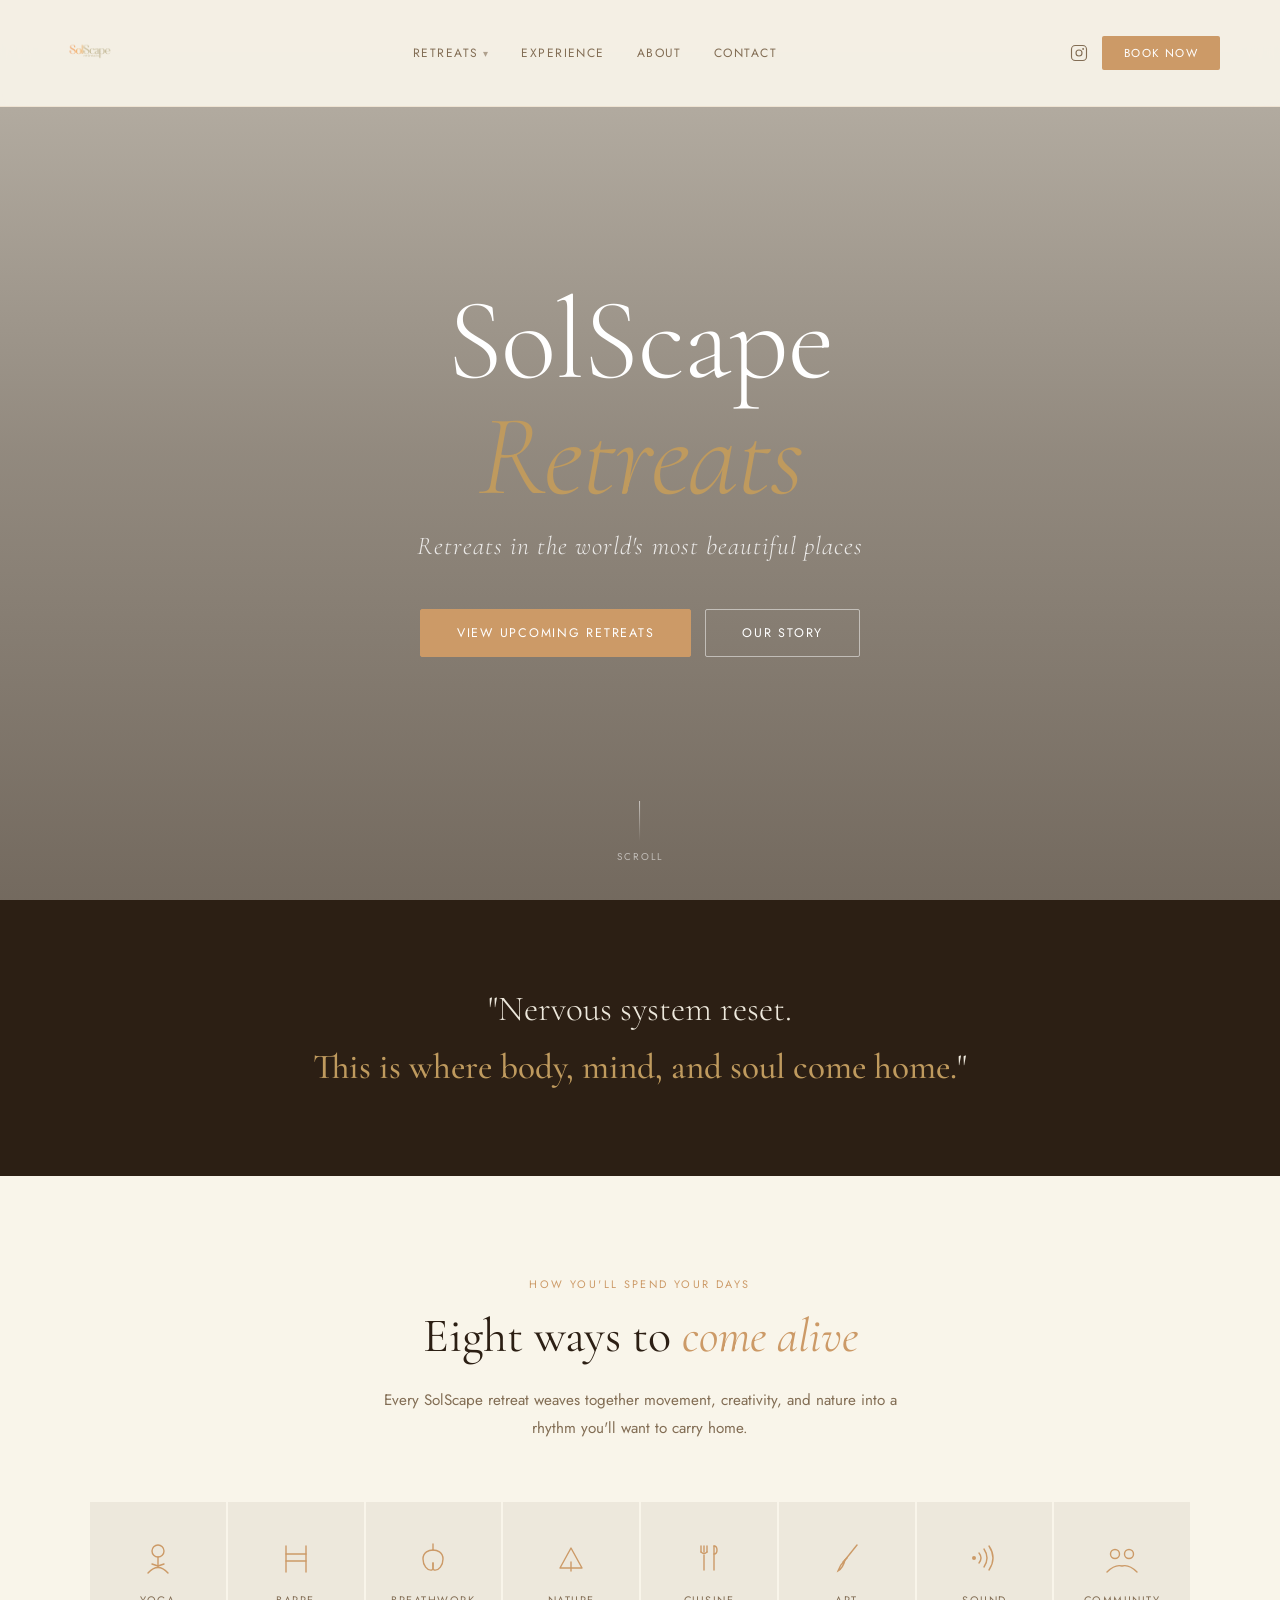
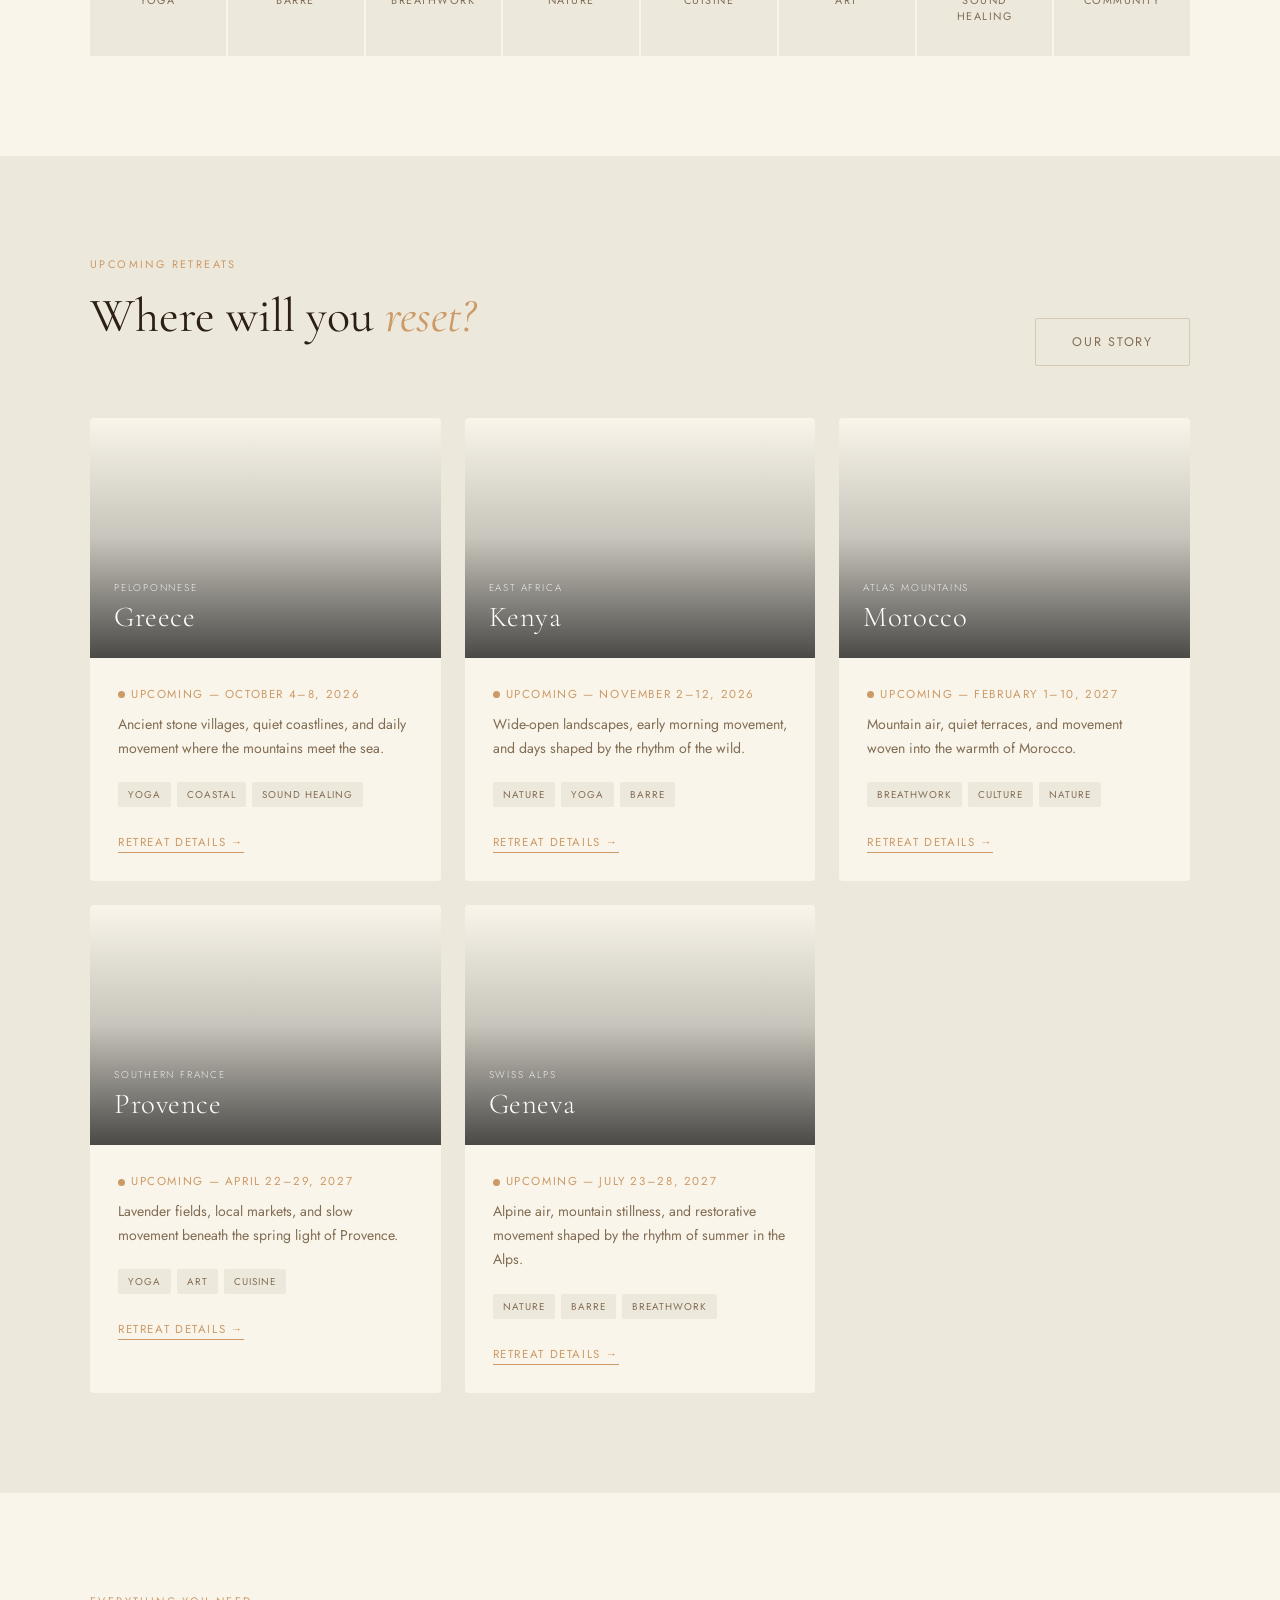
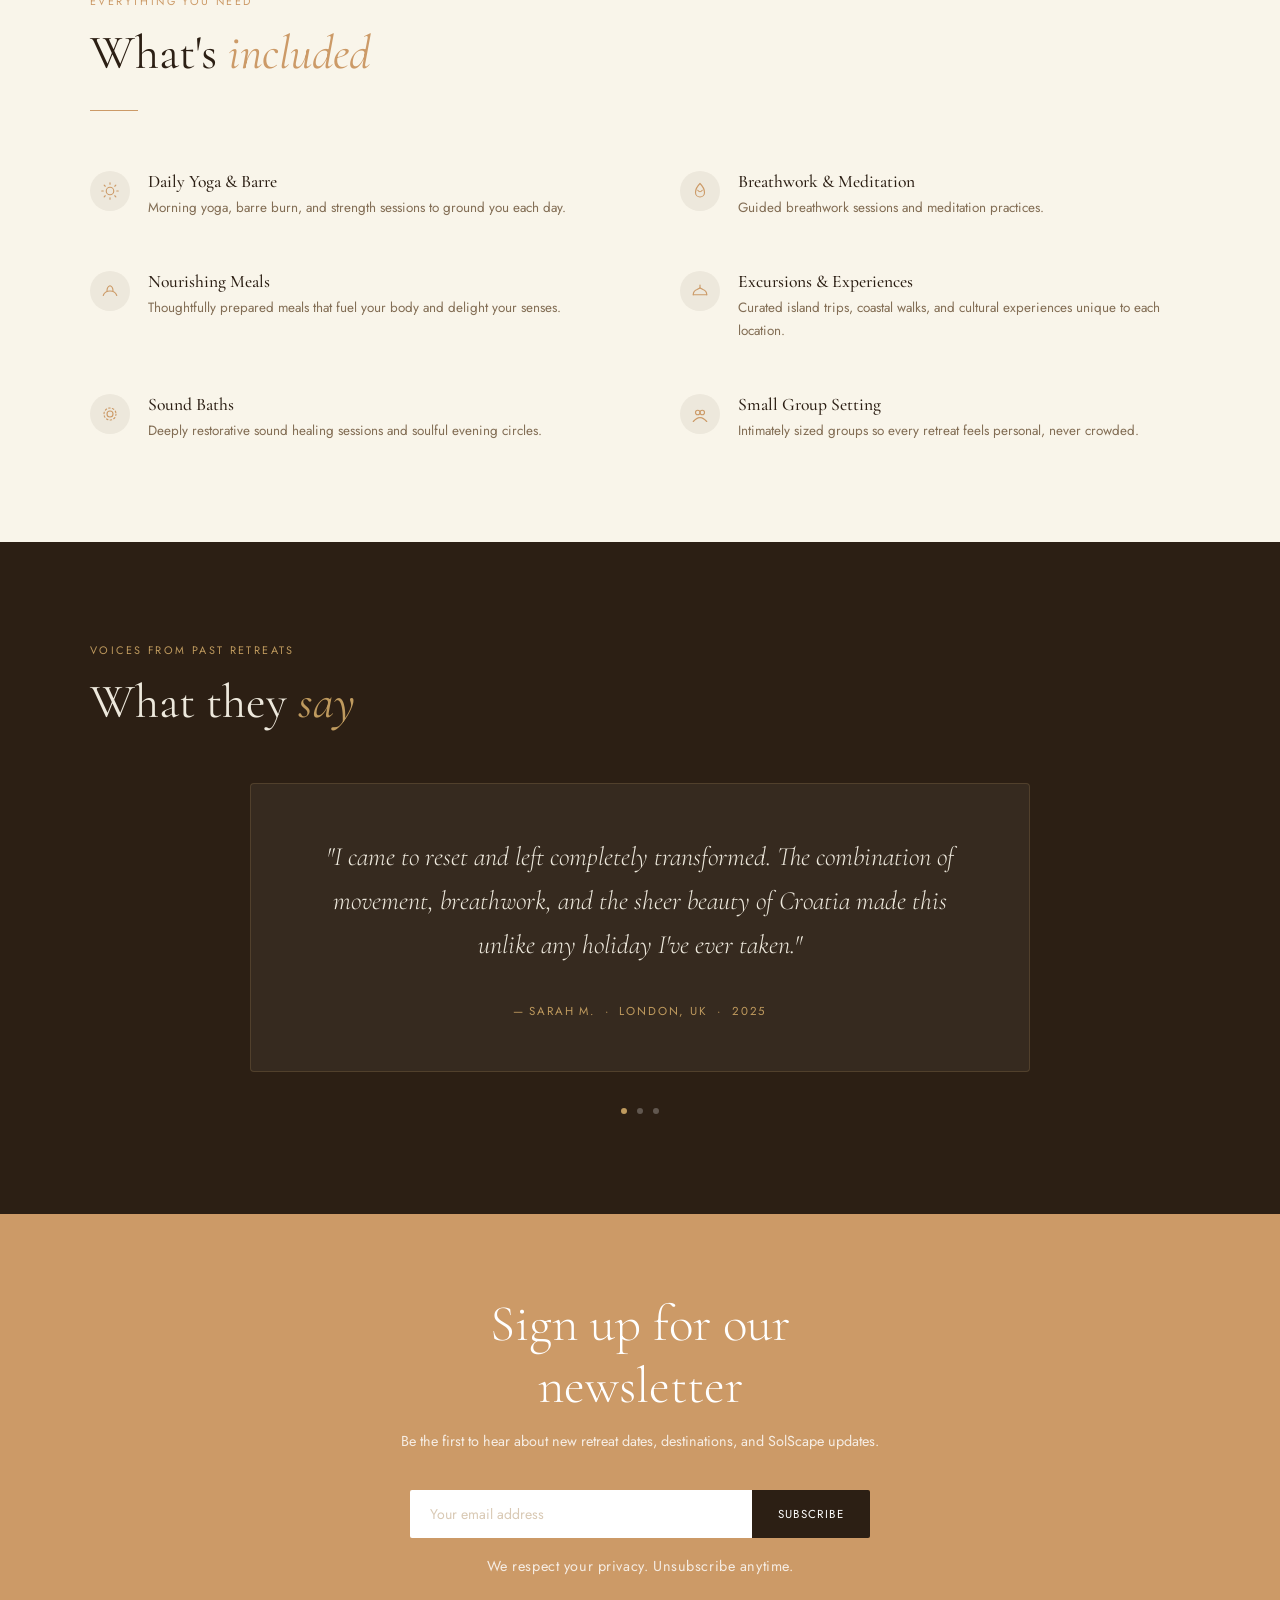
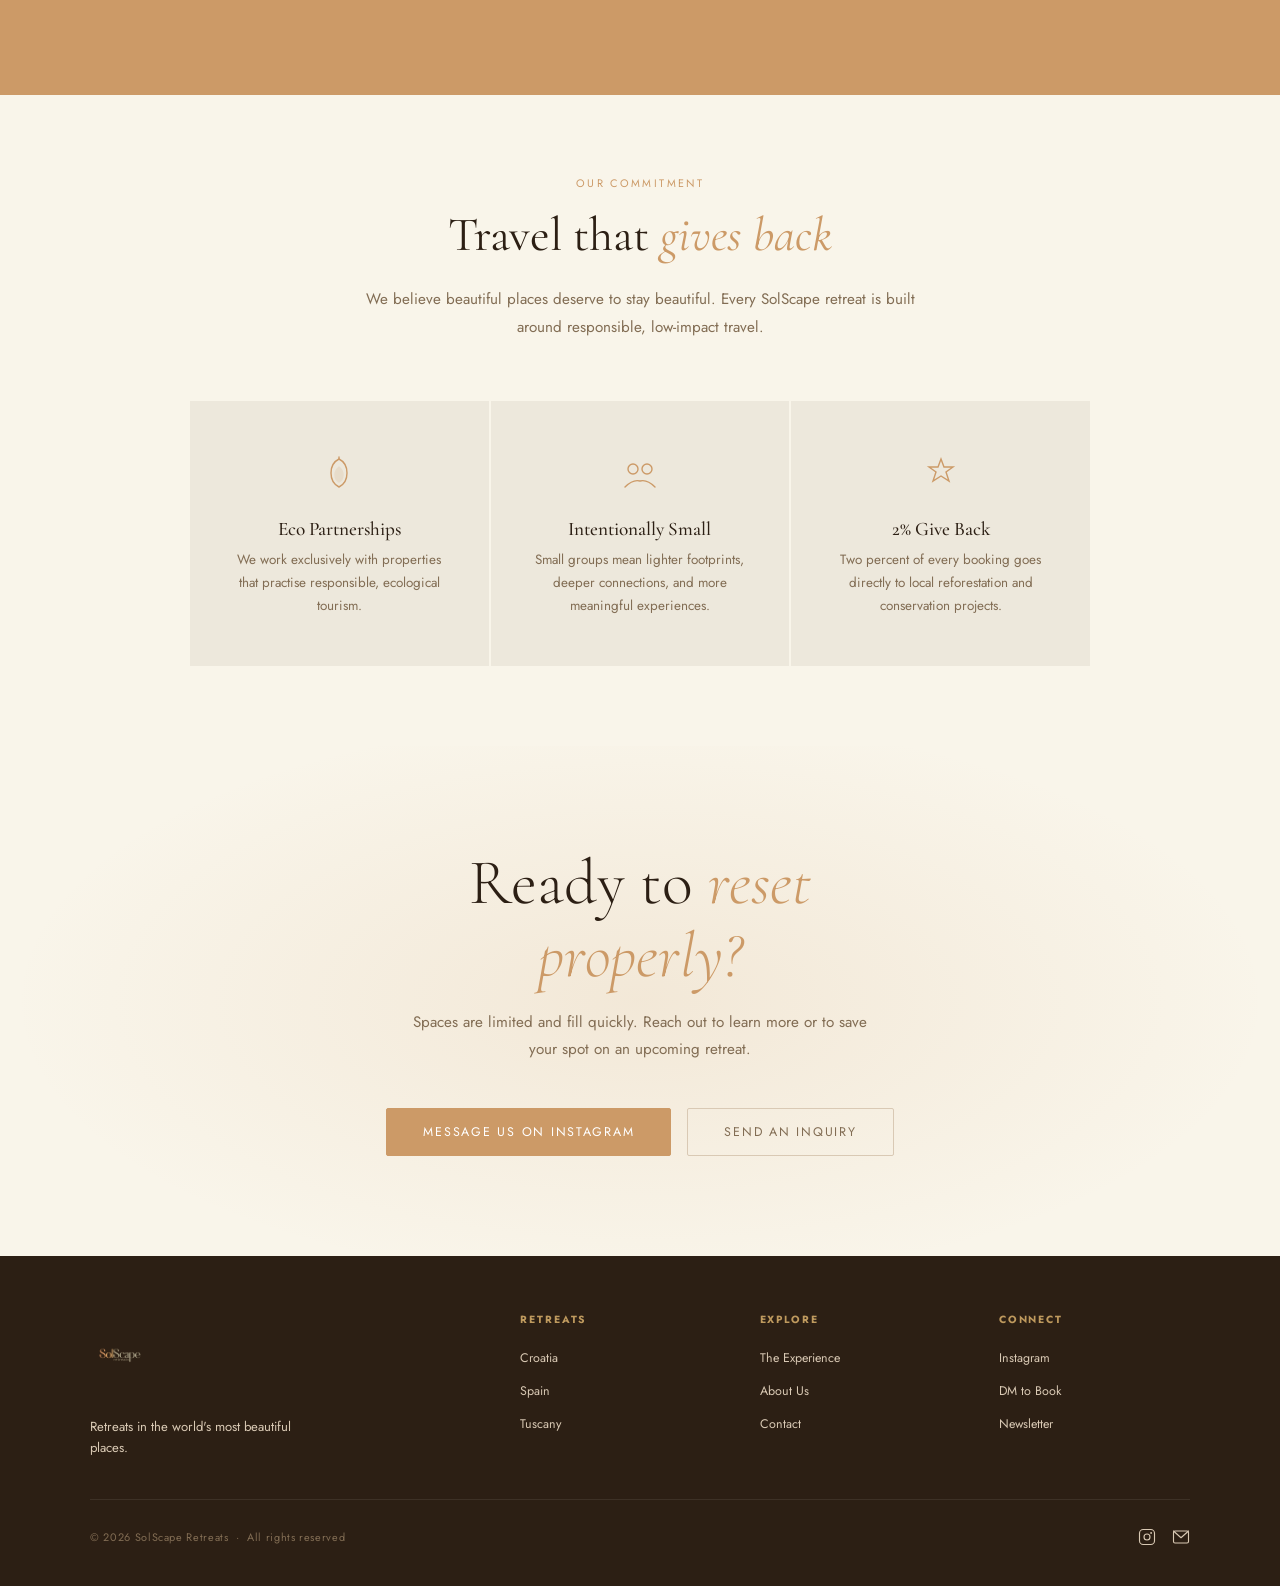
<file: index.html>
<!DOCTYPE html>
<html lang="en">
<head>
  <meta charset="UTF-8">
  <meta name="viewport" content="width=device-width, initial-scale=1.0">
  <title>SolScape Retreats</title>
  <meta name="description" content="Retreats combining yoga, barre, breathwork, and movement in the world's most beautiful places.">
  <link rel="preconnect" href="https://fonts.googleapis.com">
  <link href="https://fonts.googleapis.com/css2?family=Cormorant+Garamond:ital,wght@0,300;0,400;0,500;0,600;1,300;1,400&family=Jost:wght@300;400;500&display=swap" rel="stylesheet">
  <link rel="stylesheet" href="css/styles.css">
</head>
<body>

  <!-- NAV -->
  <nav>
    <a href="index.html" class="logo">
      <img src="images/solscape-logo.png" alt="SolScape Retreats" class="logo-img">
    </a>

    <ul class="nav-links">
      <li class="nav-item has-dropdown">
        <a href="index.html#retreats">Retreats</a>
        <ul class="dropdown">
          <li><a href="retreats/croatia.html">Croatia</a></li>
          <li><a href="retreats/spain.html">Spain</a></li>
          <li><a href="retreats/tuscany.html">Tuscany</a></li>
        </ul>
      </li>
      <li class="nav-item">
        <a href="experience.html">Experience</a>
      </li>
      <li class="nav-item">
        <a href="about.html">About</a>
      </li>
      <li class="nav-item">
        <a href="contact.html">Contact</a>
      </li>
    </ul>

    <div class="nav-actions">
      <a href="https://www.instagram.com/solscape_retreats/" target="_blank" class="nav-insta" aria-label="Instagram">
        <svg width="18" height="18" viewBox="0 0 24 24" fill="none" stroke="currentColor" stroke-width="1.5" stroke-linecap="round" stroke-linejoin="round">
          <rect x="2" y="2" width="20" height="20" rx="5" ry="5"/>
          <circle cx="12" cy="12" r="4"/>
          <circle cx="17.5" cy="6.5" r="0.5" fill="currentColor"/>
        </svg>
      </a>
      <a href="contact.html" class="nav-cta">Book Now</a>
    </div>

    <button class="hamburger" aria-label="Menu">
      <span></span><span></span><span></span>
    </button>
  </nav>

  <!-- MOBILE MENU -->
  <div class="mobile-menu">
    <ul>
      <li><a href="retreats/croatia.html">Croatia</a></li>
      <li><a href="retreats/spain.html">Spain</a></li>
      <li><a href="retreats/tuscany.html">Tuscany</a></li>
      <li><a href="experience.html">Experience</a></li>
      <li><a href="about.html">About</a></li>
      <li><a href="contact.html">Contact</a></li>
    </ul>
    <a href="https://ig.me/m/solscape_retreats" target="_blank" class="btn btn-primary">Book Now</a>
  </div>

  <!-- HERO -->
  <section class="hero-full">
    <div class="hero-bg" style="background-image: url('https://images.unsplash.com/photo-1506126613408-eca07ce68773?auto=format&fit=crop&w=1920&q=80');"></div>
    <div class="hero-overlay"></div>
    <div class="hero-content">
      <h1>SolScape<br><em>Retreats</em></h1>
      <p class="hero-tagline">Retreats in the world's most beautiful places</p>
      <div class="hero-actions">
        <a href="#retreats" class="btn btn-primary">View Upcoming Retreats</a>
        <a href="about.html" class="btn btn-ghost">Our Story</a>
      </div>
    </div>
    <div class="hero-scroll">
      <div class="scroll-line"></div>
      <span>Scroll</span>
    </div>
  </section>

  <!-- MANIFESTO -->
  <div class="manifesto">
    <p class="manifesto-text">
      "Nervous system reset.<br>
      <strong>This is where body, mind, and soul come home.</strong>"
    </p>
  </div>

  <!-- EXPERIENCE CATEGORIES -->
  <section class="categories" id="experience">
    <div class="container">
      <div class="categories-header">
        <p class="section-label">How You'll Spend Your Days</p>
        <h2 class="section-title">Eight ways to <em>come alive</em></h2>
        <p class="section-body">Every SolScape retreat weaves together movement, creativity, and nature into a rhythm you'll want to carry home.</p>
      </div>
      <div class="categories-grid">

        <div class="cat-tile">
          <div class="cat-icon">
            <svg viewBox="0 0 40 40" fill="none" stroke="#CC9A67" stroke-width="1.4" stroke-linecap="round">
              <circle cx="20" cy="13" r="6"/>
              <path d="M10 35 Q20 24 30 35"/>
              <line x1="20" y1="19" x2="20" y2="28"/>
              <line x1="14" y1="26" x2="20" y2="28"/>
              <line x1="26" y1="26" x2="20" y2="28"/>
            </svg>
          </div>
          <span>Yoga</span>
        </div>

        <div class="cat-tile">
          <div class="cat-icon">
            <svg viewBox="0 0 40 40" fill="none" stroke="#CC9A67" stroke-width="1.4" stroke-linecap="round">
              <line x1="10" y1="8" x2="10" y2="34"/>
              <line x1="30" y1="8" x2="30" y2="34"/>
              <line x1="10" y1="16" x2="30" y2="16"/>
              <line x1="10" y1="23" x2="30" y2="23"/>
            </svg>
          </div>
          <span>Barre</span>
        </div>

        <div class="cat-tile">
          <div class="cat-icon">
            <svg viewBox="0 0 40 40" fill="none" stroke="#CC9A67" stroke-width="1.4" stroke-linecap="round">
              <line x1="20" y1="6" x2="20" y2="12"/>
              <path d="M20 12 C16 12 10 14 10 21 C10 27 14 33 19 32 C20 32 20 28 20 25"/>
              <path d="M20 12 C24 12 30 14 30 21 C30 27 26 33 21 32 C20 32 20 28 20 25"/>
            </svg>
          </div>
          <span>Breathwork</span>
        </div>

        <div class="cat-tile">
          <div class="cat-icon">
            <svg viewBox="0 0 40 40" fill="none" stroke="#CC9A67" stroke-width="1.4" stroke-linecap="round" stroke-linejoin="round">
              <line x1="20" y1="33" x2="20" y2="24"/>
              <path d="M9 30 L20 10 L31 30 Z"/>
            </svg>
          </div>
          <span>Nature</span>
        </div>

        <div class="cat-tile">
          <div class="cat-icon">
            <svg viewBox="0 0 40 40" fill="none" stroke="#CC9A67" stroke-width="1.4" stroke-linecap="round">
              <line x1="12" y1="8" x2="12" y2="14"/>
              <line x1="15" y1="8" x2="15" y2="14"/>
              <line x1="18" y1="8" x2="18" y2="14"/>
              <path d="M12 14 Q15 17 18 14"/>
              <line x1="15" y1="17" x2="15" y2="32"/>
              <path d="M25 8 C29 8 29 16 25 16"/>
              <line x1="25" y1="8" x2="25" y2="32"/>
            </svg>
          </div>
          <span>Cuisine</span>
        </div>

        <div class="cat-tile">
          <div class="cat-icon">
            <svg viewBox="0 0 40 40" fill="none" stroke="#CC9A67" stroke-width="1.4" stroke-linecap="round">
              <line x1="30" y1="7" x2="18" y2="22"/>
              <line x1="20" y1="20" x2="16" y2="24"/>
              <path d="M18 22 Q13 27 11 33 Q16 30 18 22"/>
            </svg>
          </div>
          <span>Art</span>
        </div>

        <div class="cat-tile">
          <div class="cat-icon">
            <svg viewBox="0 0 40 40" fill="none" stroke="#CC9A67" stroke-width="1.4" stroke-linecap="round">
              <circle cx="10" cy="20" r="2" fill="#CC9A67" stroke="none"/>
              <path d="M15 15 Q19 20 15 25"/>
              <path d="M20 11 Q26 20 20 29"/>
              <path d="M25 8 Q33 20 25 32"/>
            </svg>
          </div>
          <span>Sound Healing</span>
        </div>

        <div class="cat-tile">
          <div class="cat-icon">
            <svg viewBox="0 0 40 40" fill="none" stroke="#CC9A67" stroke-width="1.4" stroke-linecap="round">
              <circle cx="13" cy="16" r="4.5"/>
              <circle cx="27" cy="16" r="4.5"/>
              <path d="M5 34 Q13 26 20 28 Q27 26 35 34"/>
            </svg>
          </div>
          <span>Community</span>
        </div>

      </div>
    </div>
  </section>

  <!-- RETREATS -->
  <section class="retreats" id="retreats">
    <div class="container">
      <div class="retreats-header">
        <div>
          <p class="section-label">Upcoming Retreats</p>
          <h2 class="section-title">Where will you <em>reset?</em></h2>
        </div>
        <a href="about.html" class="btn btn-outline">Our Story</a>
      </div>
      <div class="retreat-cards">

        <div class="card">
          <div class="card-banner" style="background-image: url('https://images.unsplash.com/photo-1533105079780-92b9be482077?auto=format&fit=crop&w=1200&q=80');">
            <div class="card-location">
              <small>Peloponnese</small>
              Greece
            </div>
          </div>
          <div class="card-body">
            <p class="card-dates"><span class="card-status-dot"></span>Upcoming — October 4–8, 2026</p>
            <p class="card-desc">Ancient stone villages, quiet coastlines, and daily movement where the mountains meet the sea.</p>
            <div class="card-tags">
              <span class="tag">Yoga</span>
              <span class="tag">Coastal</span>
              <span class="tag">Sound Healing</span>
            </div>
            <span class="card-link">Retreat details →</span>
          </div>
        </div>

        <div class="card">
          <div class="card-banner" style="background-image: url('https://images.unsplash.com/photo-1523805009345-7448845a9e53?auto=format&fit=crop&w=1200&q=80');">
            <div class="card-location">
              <small>East Africa</small>
              Kenya
            </div>
          </div>
          <div class="card-body">
            <p class="card-dates"><span class="card-status-dot"></span>Upcoming — November 2–12, 2026</p>
            <p class="card-desc">Wide-open landscapes, early morning movement, and days shaped by the rhythm of the wild.</p>
            <div class="card-tags">
              <span class="tag">Nature</span>
              <span class="tag">Yoga</span>
              <span class="tag">Barre</span>
            </div>
            <span class="card-link">Retreat details →</span>
          </div>
        </div>

        <div class="card">
          <div class="card-banner" style="background-image: url('https://images.unsplash.com/photo-1539020140153-e479b8c22e70?auto=format&fit=crop&w=1200&q=80');">
            <div class="card-location">
              <small>Atlas Mountains</small>
              Morocco
            </div>
          </div>
          <div class="card-body">
            <p class="card-dates"><span class="card-status-dot"></span>Upcoming — February 1–10, 2027</p>
            <p class="card-desc">Mountain air, quiet terraces, and movement woven into the warmth of Morocco.</p>
            <div class="card-tags">
              <span class="tag">Breathwork</span>
              <span class="tag">Culture</span>
              <span class="tag">Nature</span>
            </div>
            <span class="card-link">Retreat details →</span>
          </div>
        </div>

        <div class="card">
          <div class="card-banner" style="background-image: url('https://images.unsplash.com/photo-1499678329028-101435549a4e?auto=format&fit=crop&w=1200&q=80');">
            <div class="card-location">
              <small>Southern France</small>
              Provence
            </div>
          </div>
          <div class="card-body">
            <p class="card-dates"><span class="card-status-dot"></span>Upcoming — April 22–29, 2027</p>
            <p class="card-desc">Lavender fields, local markets, and slow movement beneath the spring light of Provence.</p>
            <div class="card-tags">
              <span class="tag">Yoga</span>
              <span class="tag">Art</span>
              <span class="tag">Cuisine</span>
            </div>
            <span class="card-link">Retreat details →</span>
          </div>
        </div>

        <div class="card">
          <div class="card-banner" style="background-image: url('https://images.unsplash.com/photo-1506905925346-21bda4d32df4?auto=format&fit=crop&w=1200&q=80');">
            <div class="card-location">
              <small>Swiss Alps</small>
              Geneva
            </div>
          </div>
          <div class="card-body">
            <p class="card-dates"><span class="card-status-dot"></span>Upcoming — July 23–28, 2027</p>
            <p class="card-desc">Alpine air, mountain stillness, and restorative movement shaped by the rhythm of summer in the Alps.</p>
            <div class="card-tags">
              <span class="tag">Nature</span>
              <span class="tag">Barre</span>
              <span class="tag">Breathwork</span>
            </div>
            <span class="card-link">Retreat details →</span>
          </div>
        </div>

      </div>
    </div>
  </section>

  <!-- WHAT'S INCLUDED -->
  <section id="included">
    <div class="container">
      <p class="section-label">Everything You Need</p>
      <h2 class="section-title">What's <em>included</em></h2>
      <div class="divider"></div>
      <div class="includes-grid">

        <div class="include-item">
          <div class="include-icon">
            <svg width="18" height="18" viewBox="0 0 24 24" fill="none" stroke="currentColor" stroke-width="1.5" stroke-linecap="round">
              <circle cx="12" cy="12" r="5"/>
              <line x1="12" y1="1" x2="12" y2="3"/>
              <line x1="12" y1="21" x2="12" y2="23"/>
              <line x1="4.22" y1="4.22" x2="5.64" y2="5.64"/>
              <line x1="18.36" y1="18.36" x2="19.78" y2="19.78"/>
              <line x1="1" y1="12" x2="3" y2="12"/>
              <line x1="21" y1="12" x2="23" y2="12"/>
              <line x1="4.22" y1="19.78" x2="5.64" y2="18.36"/>
              <line x1="18.36" y1="5.64" x2="19.78" y2="4.22"/>
            </svg>
          </div>
          <div>
            <h4>Daily Yoga &amp; Barre</h4>
            <p>Morning yoga, barre burn, and strength sessions to ground you each day.</p>
          </div>
        </div>

        <div class="include-item">
          <div class="include-icon">
            <svg width="18" height="18" viewBox="0 0 24 24" fill="none" stroke="currentColor" stroke-width="1.5" stroke-linecap="round">
              <path d="M12 2C12 2 6 8 6 14 C6 17.3 8.7 20 12 20 C15.3 20 18 17.3 18 14 C18 8 12 2 12 2Z"/>
              <path d="M9 11 Q12 15 15 11"/>
            </svg>
          </div>
          <div>
            <h4>Breathwork &amp; Meditation</h4>
            <p>Guided breathwork sessions and meditation practices.</p>
          </div>
        </div>

        <div class="include-item">
          <div class="include-icon">
            <svg width="18" height="18" viewBox="0 0 24 24" fill="none" stroke="currentColor" stroke-width="1.5" stroke-linecap="round">
              <path d="M3 18 Q5 12 12 12 Q19 12 21 18"/>
              <path d="M8 12 Q8 6 12 5 Q16 6 16 12"/>
            </svg>
          </div>
          <div>
            <h4>Nourishing Meals</h4>
            <p>Thoughtfully prepared meals that fuel your body and delight your senses.</p>
          </div>
        </div>

        <div class="include-item">
          <div class="include-icon">
            <svg width="18" height="18" viewBox="0 0 24 24" fill="none" stroke="currentColor" stroke-width="1.5" stroke-linecap="round">
              <path d="M3 17 L21 17"/>
              <path d="M3 17 Q3 12 8 10 Q12 8 12 8 Q12 8 16 10 Q21 12 21 17"/>
              <path d="M12 8 L12 4"/>
            </svg>
          </div>
          <div>
            <h4>Excursions &amp; Experiences</h4>
            <p>Curated island trips, coastal walks, and cultural experiences unique to each location.</p>
          </div>
        </div>

        <div class="include-item">
          <div class="include-icon">
            <svg width="18" height="18" viewBox="0 0 24 24" fill="none" stroke="currentColor" stroke-width="1.5" stroke-linecap="round">
              <circle cx="12" cy="12" r="4"/>
              <circle cx="12" cy="12" r="8" stroke-dasharray="2 3"/>
            </svg>
          </div>
          <div>
            <h4>Sound Baths</h4>
            <p>Deeply restorative sound healing sessions and soulful evening circles.</p>
          </div>
        </div>

        <div class="include-item">
          <div class="include-icon">
            <svg width="18" height="18" viewBox="0 0 24 24" fill="none" stroke="currentColor" stroke-width="1.5" stroke-linecap="round">
              <circle cx="9" cy="10" r="3"/>
              <circle cx="15" cy="10" r="3"/>
              <path d="M3 22 Q9 16 12 17 Q15 16 21 22"/>
            </svg>
          </div>
          <div>
            <h4>Small Group Setting</h4>
            <p>Intimately sized groups so every retreat feels personal, never crowded.</p>
          </div>
        </div>

      </div>
    </div>
  </section>

  <!-- TESTIMONIALS -->
  <section class="testimonials">
    <div class="container">
      <p class="section-label">Voices from Past Retreats</p>
      <h2 class="section-title" style="color: var(--linen);">What they <em style="color: var(--gold);">say</em></h2>
      <div class="testimonial-carousel">
        <div class="testimonial-track">

          <div class="testimonial-slide">
            <div class="testimonial-card">
              <p class="testimonial-quote">"I came to reset and left completely transformed. The combination of movement, breathwork, and the sheer beauty of Croatia made this unlike any holiday I've ever taken."</p>
              <p class="testimonial-author">— Sarah M. &nbsp;·&nbsp; London, UK &nbsp;·&nbsp; 2025</p>
            </div>
          </div>

          <div class="testimonial-slide">
            <div class="testimonial-card">
              <p class="testimonial-quote">"Nada and Samantha created something truly special. The group was small enough that it felt like travelling with old friends by day two. The barre sessions were tough and wonderful."</p>
              <p class="testimonial-author">— Aisha K. &nbsp;·&nbsp; Amsterdam, NL &nbsp;·&nbsp; 2025</p>
            </div>
          </div>

          <div class="testimonial-slide">
            <div class="testimonial-card">
              <p class="testimonial-quote">"I was sceptical about a retreat — but SolScape completely changed my mind. The structure, the pace, the food, the people. I'm already counting down to the next one."</p>
              <p class="testimonial-author">— Claire D. &nbsp;·&nbsp; Dublin, IE &nbsp;·&nbsp; 2025</p>
            </div>
          </div>

        </div>
        <div class="carousel-dots">
          <button class="carousel-dot active"></button>
          <button class="carousel-dot"></button>
          <button class="carousel-dot"></button>
        </div>
      </div>
    </div>
  </section>

  <!-- NEWSLETTER -->
  <section class="newsletter">
    <h2>Sign up for our<br>newsletter</h2>
    <p>Be the first to hear about new retreat dates, destinations, and SolScape updates.</p>
    <form class="newsletter-form" novalidate>
      <input type="email" placeholder="Your email address" required>
      <button type="submit">Subscribe</button>
    </form>
    <p class="newsletter-fine">We respect your privacy. Unsubscribe anytime.</p>
    <p class="newsletter-success">You're on the list — we'll be in touch ✦</p>
  </section>

  <!-- SUSTAINABILITY -->
  <section class="sustainability">
    <div class="container">
      <div class="sustainability-header">
        <p class="section-label">Our Commitment</p>
        <h2 class="section-title">Travel that <em>gives back</em></h2>
        <p class="section-body">We believe beautiful places deserve to stay beautiful. Every SolScape retreat is built around responsible, low-impact travel.</p>
      </div>
      <div class="sus-grid">

        <div class="sus-item">
          <div class="sus-icon">
            <svg width="40" height="40" viewBox="0 0 40 40" fill="none" stroke="#CC9A67" stroke-width="1.4" stroke-linecap="round">
              <path d="M20 6 Q28 10 28 20 Q28 30 20 34 Q12 30 12 20 Q12 10 20 6Z"/>
              <path d="M20 14 Q24 17 24 22 Q24 27 20 29 Q16 27 16 22 Q16 17 20 14Z" fill="#CC9A67" opacity="0.15"/>
              <line x1="20" y1="6" x2="20" y2="4"/>
            </svg>
          </div>
          <h4>Eco Partnerships</h4>
          <p>We work exclusively with properties that practise responsible, ecological tourism.</p>
        </div>

        <div class="sus-item">
          <div class="sus-icon">
            <svg width="40" height="40" viewBox="0 0 40 40" fill="none" stroke="#CC9A67" stroke-width="1.4" stroke-linecap="round">
              <circle cx="13" cy="16" r="5"/>
              <circle cx="27" cy="16" r="5"/>
              <path d="M5 34 Q13 26 20 28 Q27 26 35 34"/>
            </svg>
          </div>
          <h4>Intentionally Small</h4>
          <p>Small groups mean lighter footprints, deeper connections, and more meaningful experiences.</p>
        </div>

        <div class="sus-item">
          <div class="sus-icon">
            <svg width="40" height="40" viewBox="0 0 40 40" fill="none" stroke="#CC9A67" stroke-width="1.4" stroke-linecap="round">
              <path d="M20 6 L23 14 L32 14 L25 19 L28 28 L20 23 L12 28 L15 19 L8 14 L17 14 Z"/>
            </svg>
          </div>
          <h4>2% Give Back</h4>
          <p>Two percent of every booking goes directly to local reforestation and conservation projects.</p>
        </div>

      </div>
    </div>
  </section>

  <!-- CTA BAND -->
  <section class="cta-band">
    <h2>Ready to <em>reset<br>properly?</em></h2>
    <p>Spaces are limited and fill quickly. Reach out to learn more or to save your spot on an upcoming retreat.</p>
    <div style="display:flex; gap:16px; justify-content:center; flex-wrap:wrap;">
      <a href="https://ig.me/m/solscape_retreats" target="_blank" class="btn btn-primary">Message Us on Instagram</a>
      <a href="https://mail.google.com/mail/?view=cm&fs=1&to=solscaperetreats%40gmail.com&su=Retreat+Inquiry" target="_blank" class="btn btn-outline">Send an Inquiry</a>
    </div>
  </section>

  <!-- FOOTER -->
  <footer>
    <div class="footer-inner">
      <div class="footer-brand">
        <img src="images/solscape-logo.png" class="footer-logo-img" alt="SolScape Retreats">
        <p class="footer-tagline">Retreats in the world's most beautiful places.</p>
      </div>
      <div class="footer-col">
        <h5>Retreats</h5>
        <ul>
          <li><a href="retreats/croatia.html">Croatia</a></li>
          <li><a href="retreats/spain.html">Spain</a></li>
          <li><a href="retreats/tuscany.html">Tuscany</a></li>
        </ul>
      </div>
      <div class="footer-col">
        <h5>Explore</h5>
        <ul>
          <li><a href="experience.html">The Experience</a></li>
          <li><a href="about.html">About Us</a></li>
          <li><a href="contact.html">Contact</a></li>
        </ul>
      </div>
      <div class="footer-col">
        <h5>Connect</h5>
        <ul>
          <li><a href="https://www.instagram.com/solscape_retreats/" target="_blank">Instagram</a></li>
          <li><a href="https://ig.me/m/solscape_retreats" target="_blank">DM to Book</a></li>
          <li><a href="contact.html">Newsletter</a></li>
        </ul>
      </div>
    </div>
    <div class="footer-bottom">
      <p class="footer-copy">© 2026 SolScape Retreats &nbsp;·&nbsp; All rights reserved</p>
      <div class="footer-social">
        <a href="https://www.instagram.com/solscape_retreats/" target="_blank" aria-label="Instagram">
          <svg width="18" height="18" viewBox="0 0 24 24" fill="none" stroke="currentColor" stroke-width="1.5" stroke-linecap="round" stroke-linejoin="round">
            <rect x="2" y="2" width="20" height="20" rx="5" ry="5"/>
            <circle cx="12" cy="12" r="4"/>
            <circle cx="17.5" cy="6.5" r="0.5" fill="currentColor"/>
          </svg>
        </a>
        <a href="https://mail.google.com/mail/?view=cm&fs=1&to=solscaperetreats@gmail.com" target="_blank" aria-label="Email">
          <svg width="18" height="18" viewBox="0 0 24 24" fill="none" stroke="currentColor" stroke-width="1.5" stroke-linecap="round" stroke-linejoin="round">
            <rect x="2" y="4" width="20" height="16" rx="2"/>
            <polyline points="2,4 12,13 22,4"/>
          </svg>
        </a>
      </div>
    </div>
  </footer>

  <script src="js/main.js"></script>
</body>
</html>
</file>
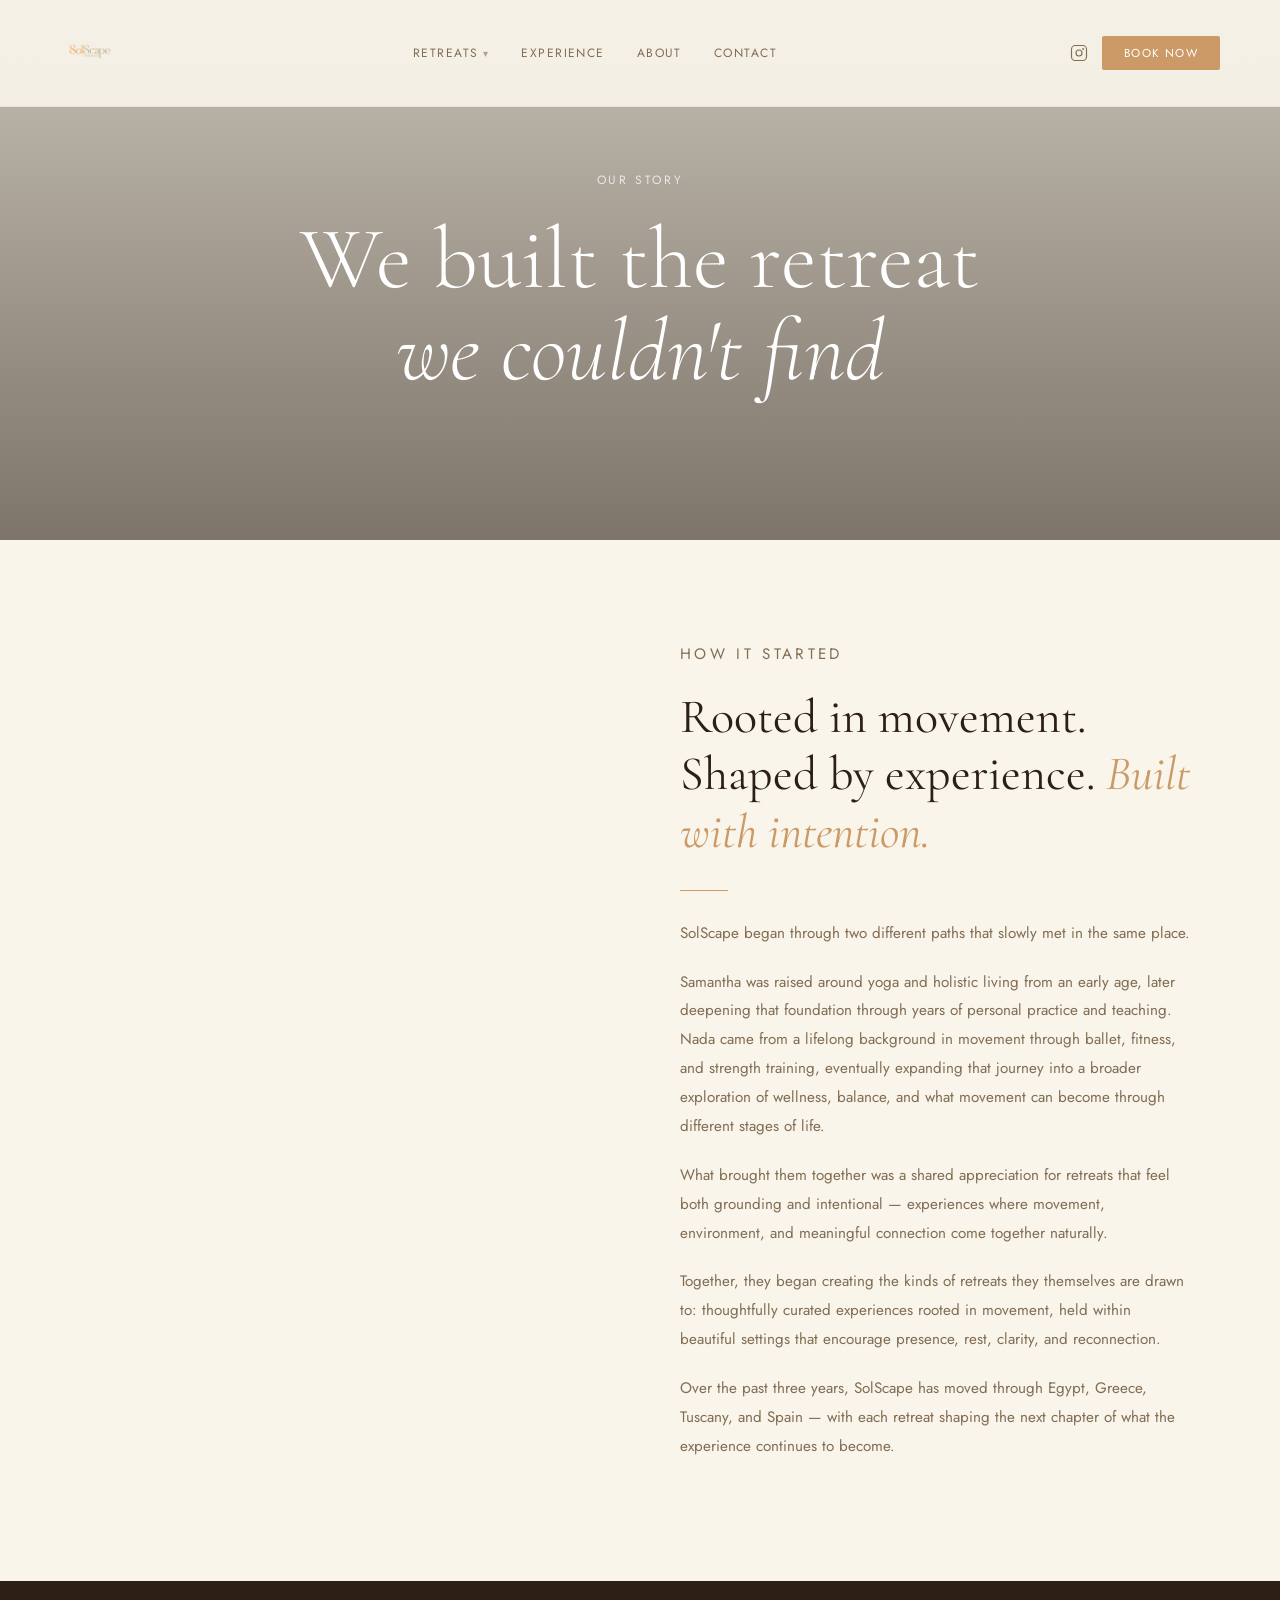
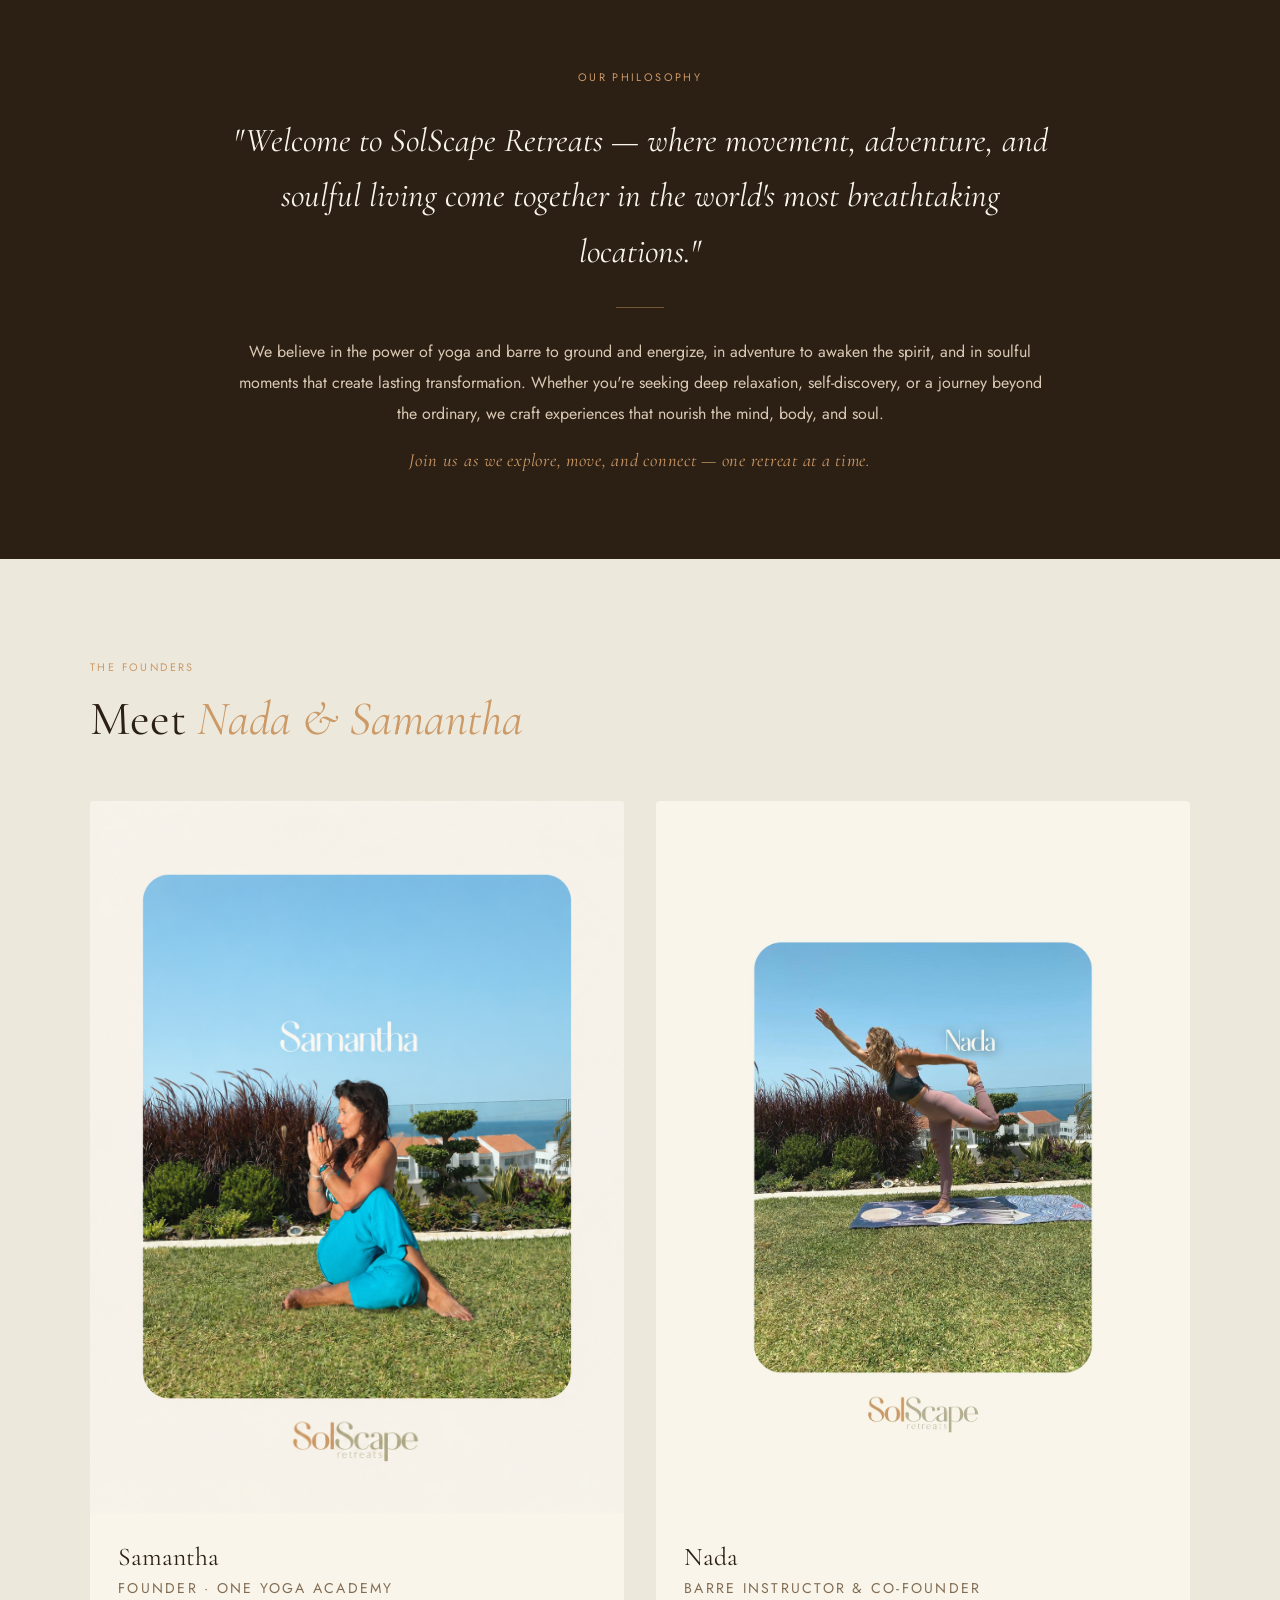
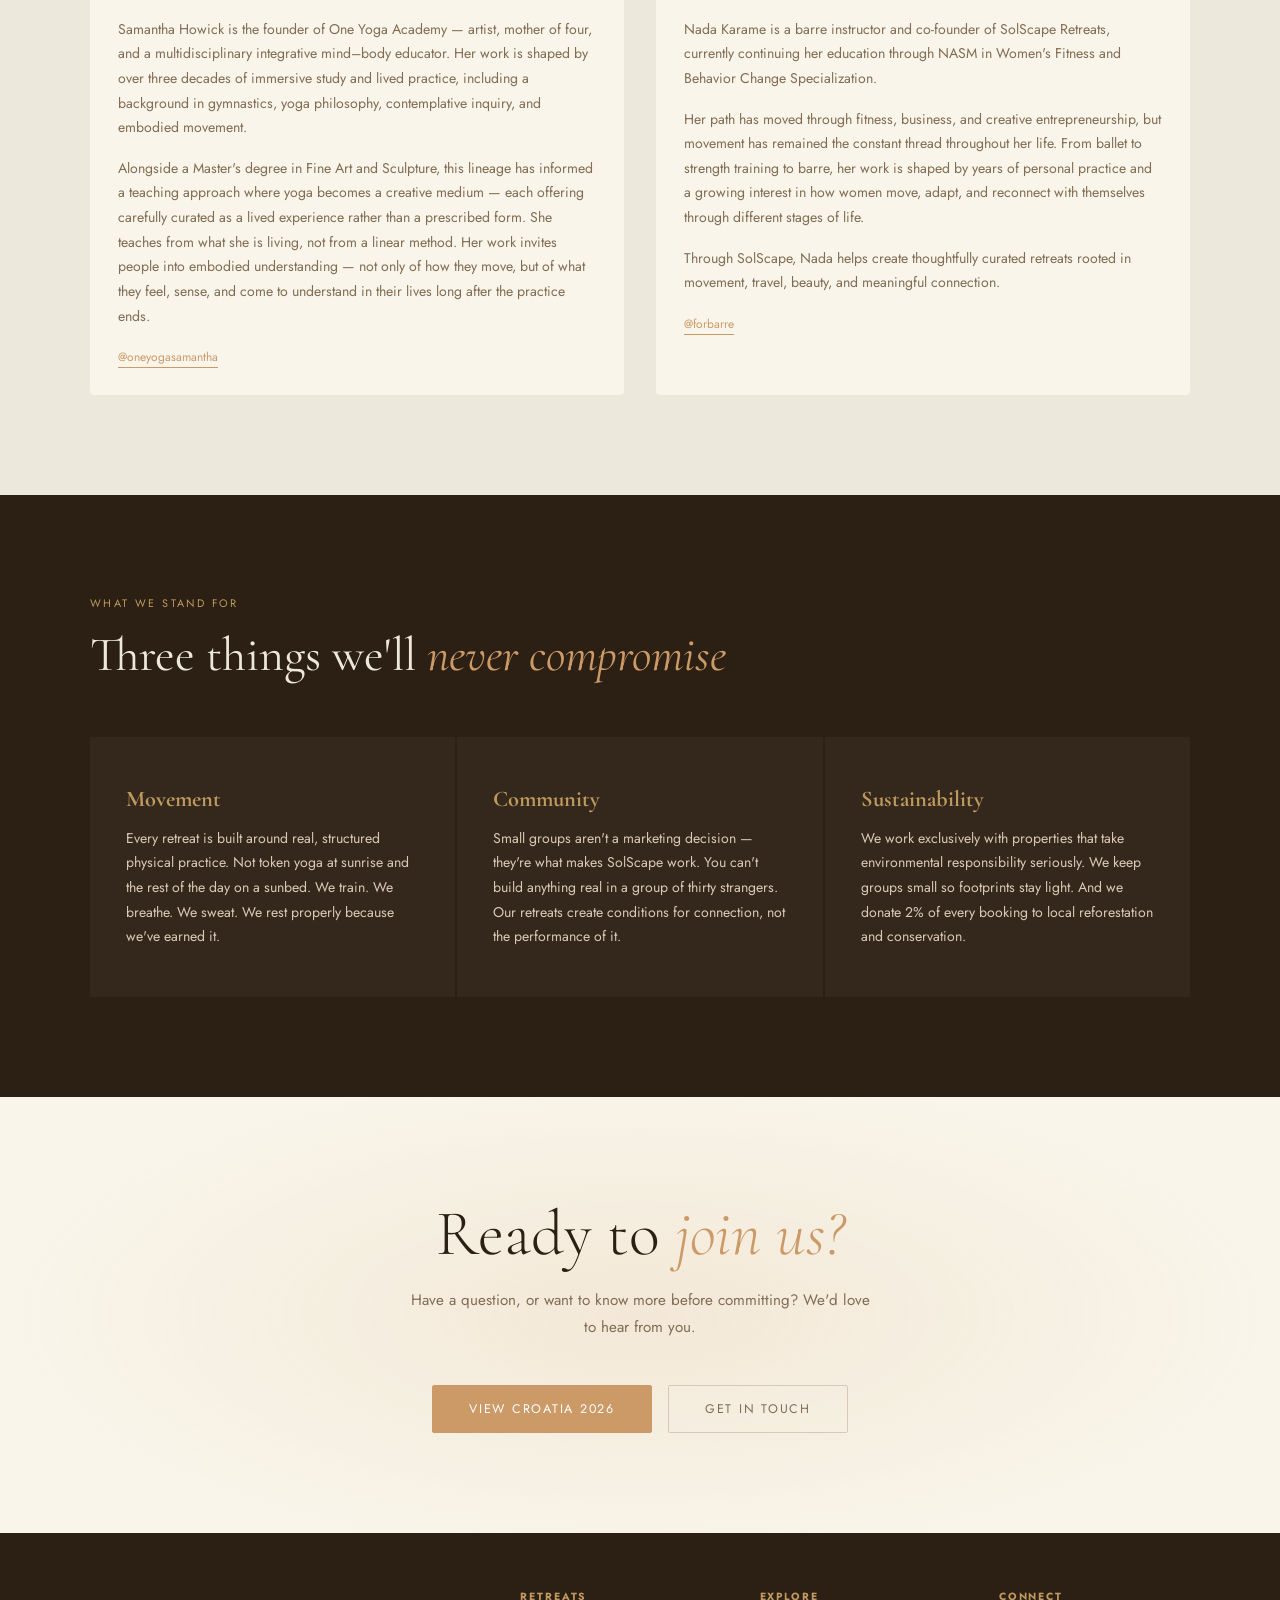
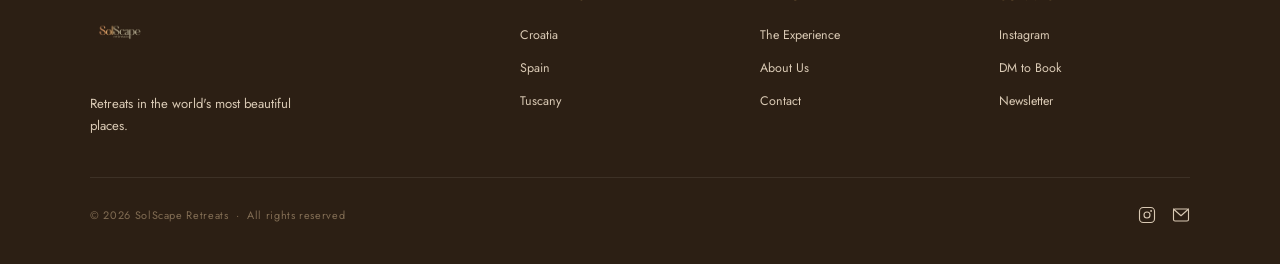
<file: about.html>
<!DOCTYPE html>
<html lang="en">
<head>
  <meta charset="UTF-8">
  <meta name="viewport" content="width=device-width, initial-scale=1.0">
  <title>About — SolScape Retreats</title>
  <meta name="description" content="SolScape was built by Nada and Samantha — two women who couldn't find the retreat they were looking for, so they made it themselves.">
  <link rel="preconnect" href="https://fonts.googleapis.com">
  <link href="https://fonts.googleapis.com/css2?family=Cormorant+Garamond:ital,wght@0,300;0,400;0,500;0,600;1,300;1,400&family=Jost:wght@300;400;500&display=swap" rel="stylesheet">
  <link rel="stylesheet" href="css/styles.css">
</head>
<body>

  <!-- NAV -->
  <nav>
    <a href="index.html" class="logo">
      <img src="images/solscape-logo.png" alt="SolScape Retreats" class="logo-img">
    </a>
    <ul class="nav-links">
      <li class="nav-item has-dropdown">
        <a href="index.html#retreats">Retreats</a>
        <ul class="dropdown">
          <li><a href="retreats/croatia.html">Croatia</a></li>
          <li><a href="retreats/spain.html">Spain</a></li>
          <li><a href="retreats/tuscany.html">Tuscany</a></li>
        </ul>
      </li>
      <li class="nav-item"><a href="experience.html">Experience</a></li>
      <li class="nav-item"><a href="about.html">About</a></li>
      <li class="nav-item"><a href="contact.html">Contact</a></li>
    </ul>
    <div class="nav-actions">
      <a href="https://www.instagram.com/solscape_retreats/" target="_blank" class="nav-insta" aria-label="Instagram">
        <svg width="18" height="18" viewBox="0 0 24 24" fill="none" stroke="currentColor" stroke-width="1.5" stroke-linecap="round" stroke-linejoin="round">
          <rect x="2" y="2" width="20" height="20" rx="5" ry="5"/><circle cx="12" cy="12" r="4"/><circle cx="17.5" cy="6.5" r="0.5" fill="currentColor"/>
        </svg>
      </a>
      <a href="https://ig.me/m/solscape_retreats" target="_blank" class="nav-cta">Book Now</a>
    </div>
    <button class="hamburger" aria-label="Menu"><span></span><span></span><span></span></button>
  </nav>

  <div class="mobile-menu">
    <ul>
      <li><a href="retreats/croatia.html">Croatia</a></li>
      <li><a href="retreats/spain.html">Spain</a></li>
      <li><a href="retreats/tuscany.html">Tuscany</a></li>
      <li><a href="experience.html">Experience</a></li>
      <li><a href="about.html">About</a></li>
      <li><a href="contact.html">Contact</a></li>
    </ul>
    <a href="https://ig.me/m/solscape_retreats" target="_blank" class="btn btn-primary">Book Now</a>
  </div>

  <!-- HERO -->
  <div class="detail-hero" style="min-height: 60vh;">
    <div class="hero-bg" style="background-image: url('https://images.unsplash.com/photo-1506905925346-21bda4d32df4?auto=format&fit=crop&w=1920&q=80');"></div>
    <div class="hero-overlay"></div>
    <div class="hero-content">
      <p class="sub">Our Story</p>
      <h1>We built the retreat<br><em>we couldn't find</em></h1>
    </div>
  </div>

  <!-- BRAND STORY -->
  <section class="brand-story">
    <div class="container">
      <div class="story-grid">
        <div class="story-img" style="background-image: url('https://images.unsplash.com/photo-1545389336-cf090694435e?auto=format&fit=crop&w=1200&q=80'); background-size: cover; background-position: center top;"></div>
        <div class="story-text">
          <p class="section-label">How It Started</p>
          <h2 class="section-title">Rooted in movement. Shaped by experience. <em>Built with intention.</em></h2>
          <div class="divider"></div>
          <p>SolScape began through two different paths that slowly met in the same place.</p>
          <p>Samantha was raised around yoga and holistic living from an early age, later deepening that foundation through years of personal practice and teaching. Nada came from a lifelong background in movement through ballet, fitness, and strength training, eventually expanding that journey into a broader exploration of wellness, balance, and what movement can become through different stages of life.</p>
          <p>What brought them together was a shared appreciation for retreats that feel both grounding and intentional — experiences where movement, environment, and meaningful connection come together naturally.</p>
          <p>Together, they began creating the kinds of retreats they themselves are drawn to: thoughtfully curated experiences rooted in movement, held within beautiful settings that encourage presence, rest, clarity, and reconnection.</p>
          <p>Over the past three years, SolScape has moved through Egypt, Greece, Tuscany, and Spain — with each retreat shaping the next chapter of what the experience continues to become.</p>
        </div>
      </div>
    </div>
  </section>

  <!-- PHILOSOPHY -->
  <section style="background: var(--charcoal); padding: 88px 0;">
    <div class="container" style="max-width: 820px; text-align: center;">
      <p class="section-label" style="color: var(--terra);">Our Philosophy</p>
      <blockquote style="font-family: 'Cormorant Garamond', serif; font-size: clamp(1.5rem, 3vw, 2.1rem); font-style: italic; color: var(--cream); line-height: 1.65; margin: 28px 0;">"Welcome to SolScape Retreats — where movement, adventure, and soulful living come together in the world's most breathtaking locations."</blockquote>
      <div class="divider" style="margin: 28px auto; background: var(--terra); opacity: 0.45;"></div>
      <p style="font-size: 1rem; line-height: 1.95; color: var(--sand); margin-bottom: 20px;">We believe in the power of yoga and barre to ground and energize, in adventure to awaken the spirit, and in soulful moments that create lasting transformation. Whether you're seeking deep relaxation, self-discovery, or a journey beyond the ordinary, we craft experiences that nourish the mind, body, and soul.</p>
      <p style="font-family: 'Cormorant Garamond', serif; font-size: 1.15rem; font-style: italic; color: var(--terra); letter-spacing: 0.04em;">Join us as we explore, move, and connect — one retreat at a time.</p>
    </div>
  </section>

  <!-- TEAM -->
  <section class="team-section">
    <div class="container">
      <p class="section-label">The Founders</p>
      <h2 class="section-title">Meet <em>Nada &amp; Samantha</em></h2>
      <div class="team-grid">

        <div class="team-card">
          <img src="images/samantha.png" class="team-photo samantha-photo" alt="Samantha — Founder, One Yoga Academy">
          <div class="team-card-body">
            <h3>Samantha</h3>
            <p class="team-role">Founder · One Yoga Academy</p>
            <p>Samantha Howick is the founder of One Yoga Academy — artist, mother of four, and a multidisciplinary integrative mind–body educator. Her work is shaped by over three decades of immersive study and lived practice, including a background in gymnastics, yoga philosophy, contemplative inquiry, and embodied movement.</p>
            <p>Alongside a Master's degree in Fine Art and Sculpture, this lineage has informed a teaching approach where yoga becomes a creative medium — each offering carefully curated as a lived experience rather than a prescribed form. She teaches from what she is living, not from a linear method. Her work invites people into embodied understanding — not only of how they move, but of what they feel, sense, and come to understand in their lives long after the practice ends.</p>
            <a href="https://www.instagram.com/oneyogasamantha/" target="_blank">@oneyogasamantha</a>
          </div>
        </div>

        <div class="team-card">
          <img src="images/PHOTO-2026-01-15-19-49-44(3).jpg" class="team-photo" alt="Nada — Barre Instructor &amp; Co-Founder">
          <div class="team-card-body">
            <h3>Nada</h3>
            <p class="team-role">Barre Instructor &amp; Co-Founder</p>
            <p>Nada Karame is a barre instructor and co-founder of SolScape Retreats, currently continuing her education through NASM in Women's Fitness and Behavior Change Specialization.</p>
            <p>Her path has moved through fitness, business, and creative entrepreneurship, but movement has remained the constant thread throughout her life. From ballet to strength training to barre, her work is shaped by years of personal practice and a growing interest in how women move, adapt, and reconnect with themselves through different stages of life.</p>
            <p>Through SolScape, Nada helps create thoughtfully curated retreats rooted in movement, travel, beauty, and meaningful connection.</p>
            <a href="https://www.instagram.com/forbarre/" target="_blank">@forbarre</a>
          </div>
        </div>

      </div>
    </div>
  </section>

  <!-- VALUES -->
  <section class="values-section">
    <div class="container">
      <p class="section-label">What We Stand For</p>
      <h2 class="section-title">Three things we'll <em>never compromise</em></h2>
      <div class="values-grid">
        <div class="value-tile">
          <h4>Movement</h4>
          <p>Every retreat is built around real, structured physical practice. Not token yoga at sunrise and the rest of the day on a sunbed. We train. We breathe. We sweat. We rest properly because we've earned it.</p>
        </div>
        <div class="value-tile">
          <h4>Community</h4>
          <p>Small groups aren't a marketing decision — they're what makes SolScape work. You can't build anything real in a group of thirty strangers. Our retreats create conditions for connection, not the performance of it.</p>
        </div>
        <div class="value-tile">
          <h4>Sustainability</h4>
          <p>We work exclusively with properties that take environmental responsibility seriously. We keep groups small so footprints stay light. And we donate 2% of every booking to local reforestation and conservation.</p>
        </div>
      </div>
    </div>
  </section>

  <!-- CTA -->
  <section class="cta-band">
    <h2>Ready to <em>join us?</em></h2>
    <p>Have a question, or want to know more before committing? We'd love to hear from you.</p>
    <div style="display:flex; gap:16px; justify-content:center; flex-wrap:wrap;">
      <a href="retreats/croatia.html" class="btn btn-primary">View Croatia 2026</a>
      <a href="contact.html" class="btn btn-outline">Get in Touch</a>
    </div>
  </section>

  <!-- FOOTER -->
  <footer>
    <div class="footer-inner">
      <div class="footer-brand">
        <img src="images/solscape-logo.png" class="footer-logo-img" alt="SolScape Retreats">
        <p class="footer-tagline">Retreats in the world's most beautiful places.</p>
      </div>
      <div class="footer-col">
        <h5>Retreats</h5>
        <ul>
          <li><a href="retreats/croatia.html">Croatia</a></li>
          <li><a href="retreats/spain.html">Spain</a></li>
          <li><a href="retreats/tuscany.html">Tuscany</a></li>
        </ul>
      </div>
      <div class="footer-col">
        <h5>Explore</h5>
        <ul>
          <li><a href="experience.html">The Experience</a></li>
          <li><a href="about.html">About Us</a></li>
          <li><a href="contact.html">Contact</a></li>
        </ul>
      </div>
      <div class="footer-col">
        <h5>Connect</h5>
        <ul>
          <li><a href="https://www.instagram.com/solscape_retreats/" target="_blank">Instagram</a></li>
          <li><a href="https://ig.me/m/solscape_retreats" target="_blank">DM to Book</a></li>
          <li><a href="contact.html">Newsletter</a></li>
        </ul>
      </div>
    </div>
    <div class="footer-bottom">
      <p class="footer-copy">© 2026 SolScape Retreats &nbsp;·&nbsp; All rights reserved</p>
      <div class="footer-social">
        <a href="https://www.instagram.com/solscape_retreats/" target="_blank" aria-label="Instagram">
          <svg width="18" height="18" viewBox="0 0 24 24" fill="none" stroke="currentColor" stroke-width="1.5" stroke-linecap="round" stroke-linejoin="round">
            <rect x="2" y="2" width="20" height="20" rx="5" ry="5"/><circle cx="12" cy="12" r="4"/><circle cx="17.5" cy="6.5" r="0.5" fill="currentColor"/>
          </svg>
        </a>
        <a href="https://mail.google.com/mail/?view=cm&fs=1&to=solscaperetreats@gmail.com" target="_blank" aria-label="Email">
          <svg width="18" height="18" viewBox="0 0 24 24" fill="none" stroke="currentColor" stroke-width="1.5" stroke-linecap="round" stroke-linejoin="round">
            <rect x="2" y="4" width="20" height="16" rx="2"/>
            <polyline points="2,4 12,13 22,4"/>
          </svg>
        </a>
      </div>
    </div>
  </footer>

  <script src="js/main.js"></script>
</body>
</html>
</file>
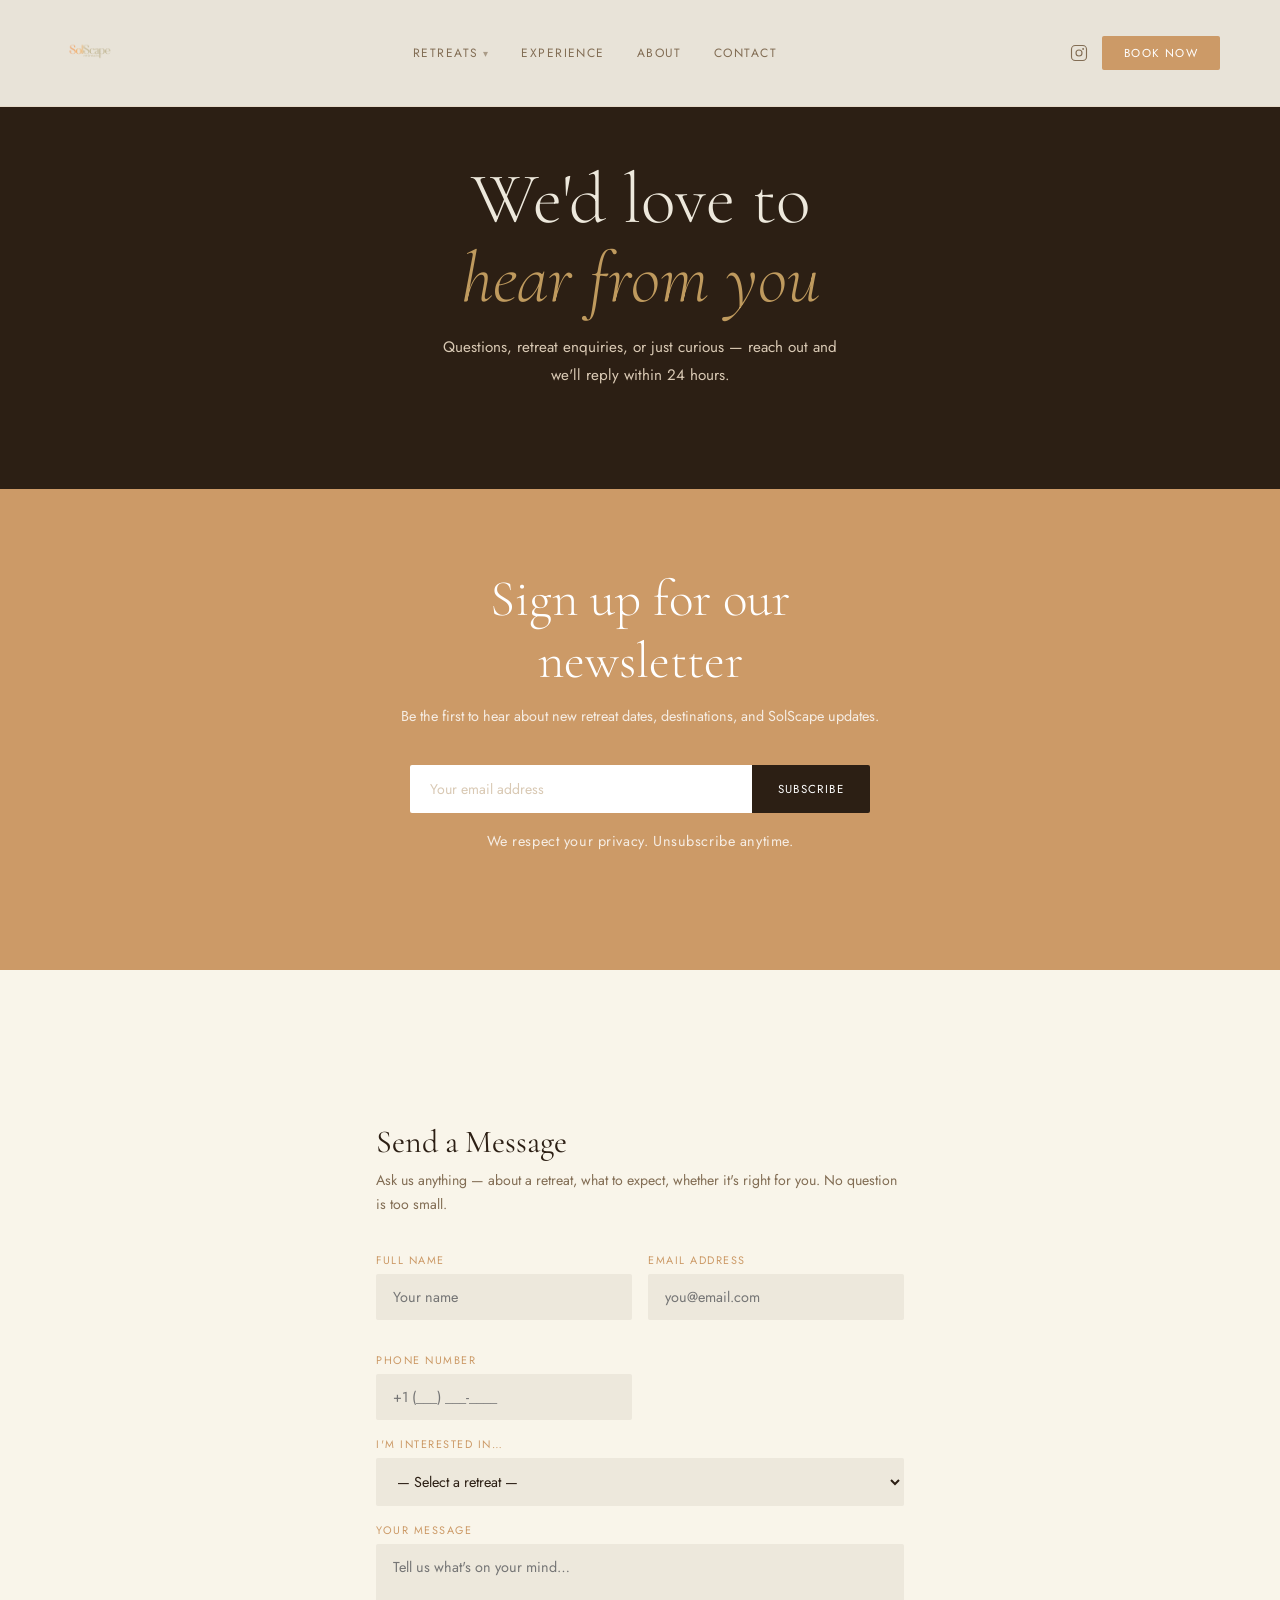
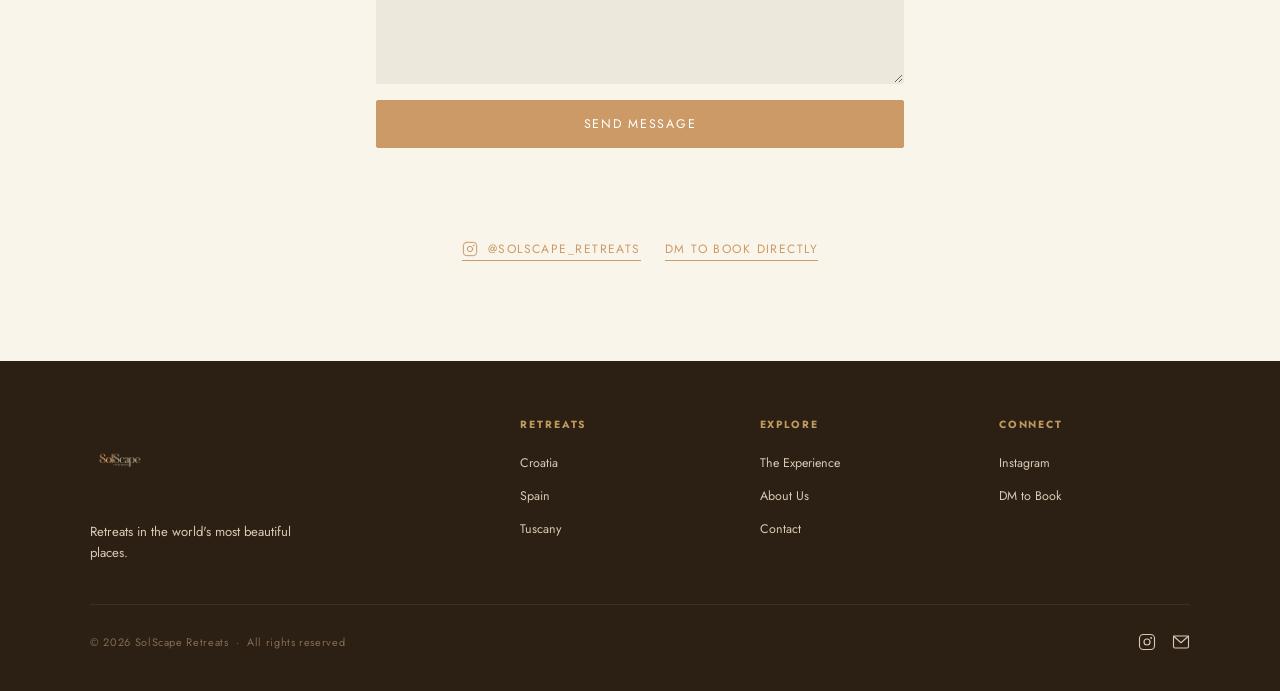
<file: contact.html>
<!DOCTYPE html>
<html lang="en">
<head>
  <meta charset="UTF-8">
  <meta name="viewport" content="width=device-width, initial-scale=1.0">
  <title>Contact — SolScape Retreats</title>
  <meta name="description" content="Get in touch with SolScape Retreats. Ask a question, register interest, or send an enquiry about upcoming retreats.">
  <link rel="preconnect" href="https://fonts.googleapis.com">
  <link href="https://fonts.googleapis.com/css2?family=Cormorant+Garamond:ital,wght@0,300;0,400;0,500;0,600;1,300;1,400&family=Jost:wght@300;400;500&display=swap" rel="stylesheet">
  <link rel="stylesheet" href="css/styles.css">
</head>
<body>

  <!-- NAV -->
  <nav>
    <a href="index.html" class="logo">
      <img src="images/solscape-logo.png" alt="SolScape Retreats" class="logo-img">
    </a>
    <ul class="nav-links">
      <li class="nav-item has-dropdown">
        <a href="index.html#retreats">Retreats</a>
        <ul class="dropdown">
          <li><a href="retreats/croatia.html">Croatia</a></li>
          <li><a href="retreats/spain.html">Spain</a></li>
          <li><a href="retreats/tuscany.html">Tuscany</a></li>
        </ul>
      </li>
      <li class="nav-item"><a href="experience.html">Experience</a></li>
      <li class="nav-item"><a href="about.html">About</a></li>
      <li class="nav-item"><a href="contact.html">Contact</a></li>
    </ul>
    <div class="nav-actions">
      <a href="https://www.instagram.com/solscape_retreats/" target="_blank" class="nav-insta" aria-label="Instagram">
        <svg width="18" height="18" viewBox="0 0 24 24" fill="none" stroke="currentColor" stroke-width="1.5" stroke-linecap="round" stroke-linejoin="round">
          <rect x="2" y="2" width="20" height="20" rx="5" ry="5"/><circle cx="12" cy="12" r="4"/><circle cx="17.5" cy="6.5" r="0.5" fill="currentColor"/>
        </svg>
      </a>
      <a href="https://ig.me/m/solscape_retreats" target="_blank" class="nav-cta">Book Now</a>
    </div>
    <button class="hamburger" aria-label="Menu"><span></span><span></span><span></span></button>
  </nav>

  <div class="mobile-menu">
    <ul>
      <li><a href="retreats/croatia.html">Croatia</a></li>
      <li><a href="retreats/spain.html">Spain</a></li>
      <li><a href="retreats/tuscany.html">Tuscany</a></li>
      <li><a href="experience.html">Experience</a></li>
      <li><a href="about.html">About</a></li>
      <li><a href="contact.html">Contact</a></li>
    </ul>
    <a href="https://ig.me/m/solscape_retreats" target="_blank" class="btn btn-primary">Book Now</a>
  </div>

  <!-- HERO -->
  <div class="contact-hero">
    <h1>We'd love to<br><em>hear from you</em></h1>
    <p>Questions, retreat enquiries, or just curious — reach out and we'll reply within 24 hours.</p>
  </div>

  <!-- NEWSLETTER BAND -->
  <section class="newsletter">
    <h2>Sign up for our<br>newsletter</h2>
    <p>Be the first to hear about new retreat dates, destinations, and SolScape updates.</p>
    <form class="newsletter-form" novalidate>
      <input type="email" placeholder="Your email address" required>
      <button type="submit">Subscribe</button>
    </form>
    <p class="newsletter-fine">We respect your privacy. Unsubscribe anytime.</p>
    <p class="newsletter-success">You're on the list — we'll be in touch ✦</p>
  </section>

  <!-- CONTACT FORM -->
  <section class="contact-form-section">
    <div class="container">
      <div class="form-card" style="margin-top: 0;">
        <h3>Send a Message</h3>
        <p>Ask us anything — about a retreat, what to expect, whether it's right for you. No question is too small.</p>
        <form class="inquiry-form" name="contact" data-netlify="true" novalidate>
          <input type="hidden" name="form-name" value="contact">
          <div class="form-row">
            <div class="form-group">
              <label for="name">Full Name</label>
              <input type="text" id="name" name="name" placeholder="Your name" required>
            </div>
            <div class="form-group">
              <label for="email">Email Address</label>
              <input type="email" id="email" name="email" placeholder="you@email.com" required>
            </div>
            <div class="form-group">
              <label for="phone">Phone Number</label>
              <input type="tel" id="phone" name="phone" placeholder="+1 (___) ___-____">
            </div>
          </div>
          <div class="form-group">
            <label for="retreat">I'm interested in…</label>
            <select id="retreat" name="retreat">
              <option value="">— Select a retreat —</option>
              <option value="greece">Greece — October 2026</option>
              <option value="kenya">Kenya — November 2026</option>
              <option value="morocco">Morocco — February 2027</option>
              <option value="provence">France Provence — April 2027</option>
              <option value="geneva">Geneva — July 2027</option>
              <option value="general">General question</option>
            </select>
          </div>
          <div class="form-group">
            <label for="message">Your Message</label>
            <textarea id="message" name="message" placeholder="Tell us what's on your mind…" style="min-height: 140px;"></textarea>
          </div>
          <button type="submit" class="btn btn-primary" style="width:100%; text-align:center;">Send Message</button>
        </form>
        <div class="form-success">
          Thank you for reaching out — we'll be in touch within 24 hours ✦
        </div>
      </div>

      <div class="social-row">
        <a href="https://www.instagram.com/solscape_retreats/" target="_blank" class="social-link">
          <svg width="16" height="16" viewBox="0 0 24 24" fill="none" stroke="currentColor" stroke-width="1.5" stroke-linecap="round" stroke-linejoin="round">
            <rect x="2" y="2" width="20" height="20" rx="5" ry="5"/><circle cx="12" cy="12" r="4"/><circle cx="17.5" cy="6.5" r="0.5" fill="currentColor"/>
          </svg>
          @solscape_retreats
        </a>
        <a href="https://ig.me/m/solscape_retreats" target="_blank" class="social-link">
          DM to book directly
        </a>
      </div>
    </div>
  </section>

  <!-- FOOTER -->
  <footer>
    <div class="footer-inner">
      <div class="footer-brand">
        <img src="images/solscape-logo.png" class="footer-logo-img" alt="SolScape Retreats">
        <p class="footer-tagline">Retreats in the world's most beautiful places.</p>
      </div>
      <div class="footer-col">
        <h5>Retreats</h5>
        <ul>
          <li><a href="retreats/croatia.html">Croatia</a></li>
          <li><a href="retreats/spain.html">Spain</a></li>
          <li><a href="retreats/tuscany.html">Tuscany</a></li>
        </ul>
      </div>
      <div class="footer-col">
        <h5>Explore</h5>
        <ul>
          <li><a href="experience.html">The Experience</a></li>
          <li><a href="about.html">About Us</a></li>
          <li><a href="contact.html">Contact</a></li>
        </ul>
      </div>
      <div class="footer-col">
        <h5>Connect</h5>
        <ul>
          <li><a href="https://www.instagram.com/solscape_retreats/" target="_blank">Instagram</a></li>
          <li><a href="https://ig.me/m/solscape_retreats" target="_blank">DM to Book</a></li>
        </ul>
      </div>
    </div>
    <div class="footer-bottom">
      <p class="footer-copy">© 2026 SolScape Retreats &nbsp;·&nbsp; All rights reserved</p>
      <div class="footer-social">
        <a href="https://www.instagram.com/solscape_retreats/" target="_blank" aria-label="Instagram">
          <svg width="18" height="18" viewBox="0 0 24 24" fill="none" stroke="currentColor" stroke-width="1.5" stroke-linecap="round" stroke-linejoin="round">
            <rect x="2" y="2" width="20" height="20" rx="5" ry="5"/><circle cx="12" cy="12" r="4"/><circle cx="17.5" cy="6.5" r="0.5" fill="currentColor"/>
          </svg>
        </a>
        <a href="https://mail.google.com/mail/?view=cm&fs=1&to=solscaperetreats@gmail.com" target="_blank" aria-label="Email">
          <svg width="18" height="18" viewBox="0 0 24 24" fill="none" stroke="currentColor" stroke-width="1.5" stroke-linecap="round" stroke-linejoin="round">
            <rect x="2" y="4" width="20" height="16" rx="2"/>
            <polyline points="2,4 12,13 22,4"/>
          </svg>
        </a>
      </div>
    </div>
  </footer>

  <script src="js/main.js"></script>
</body>
</html>
</file>
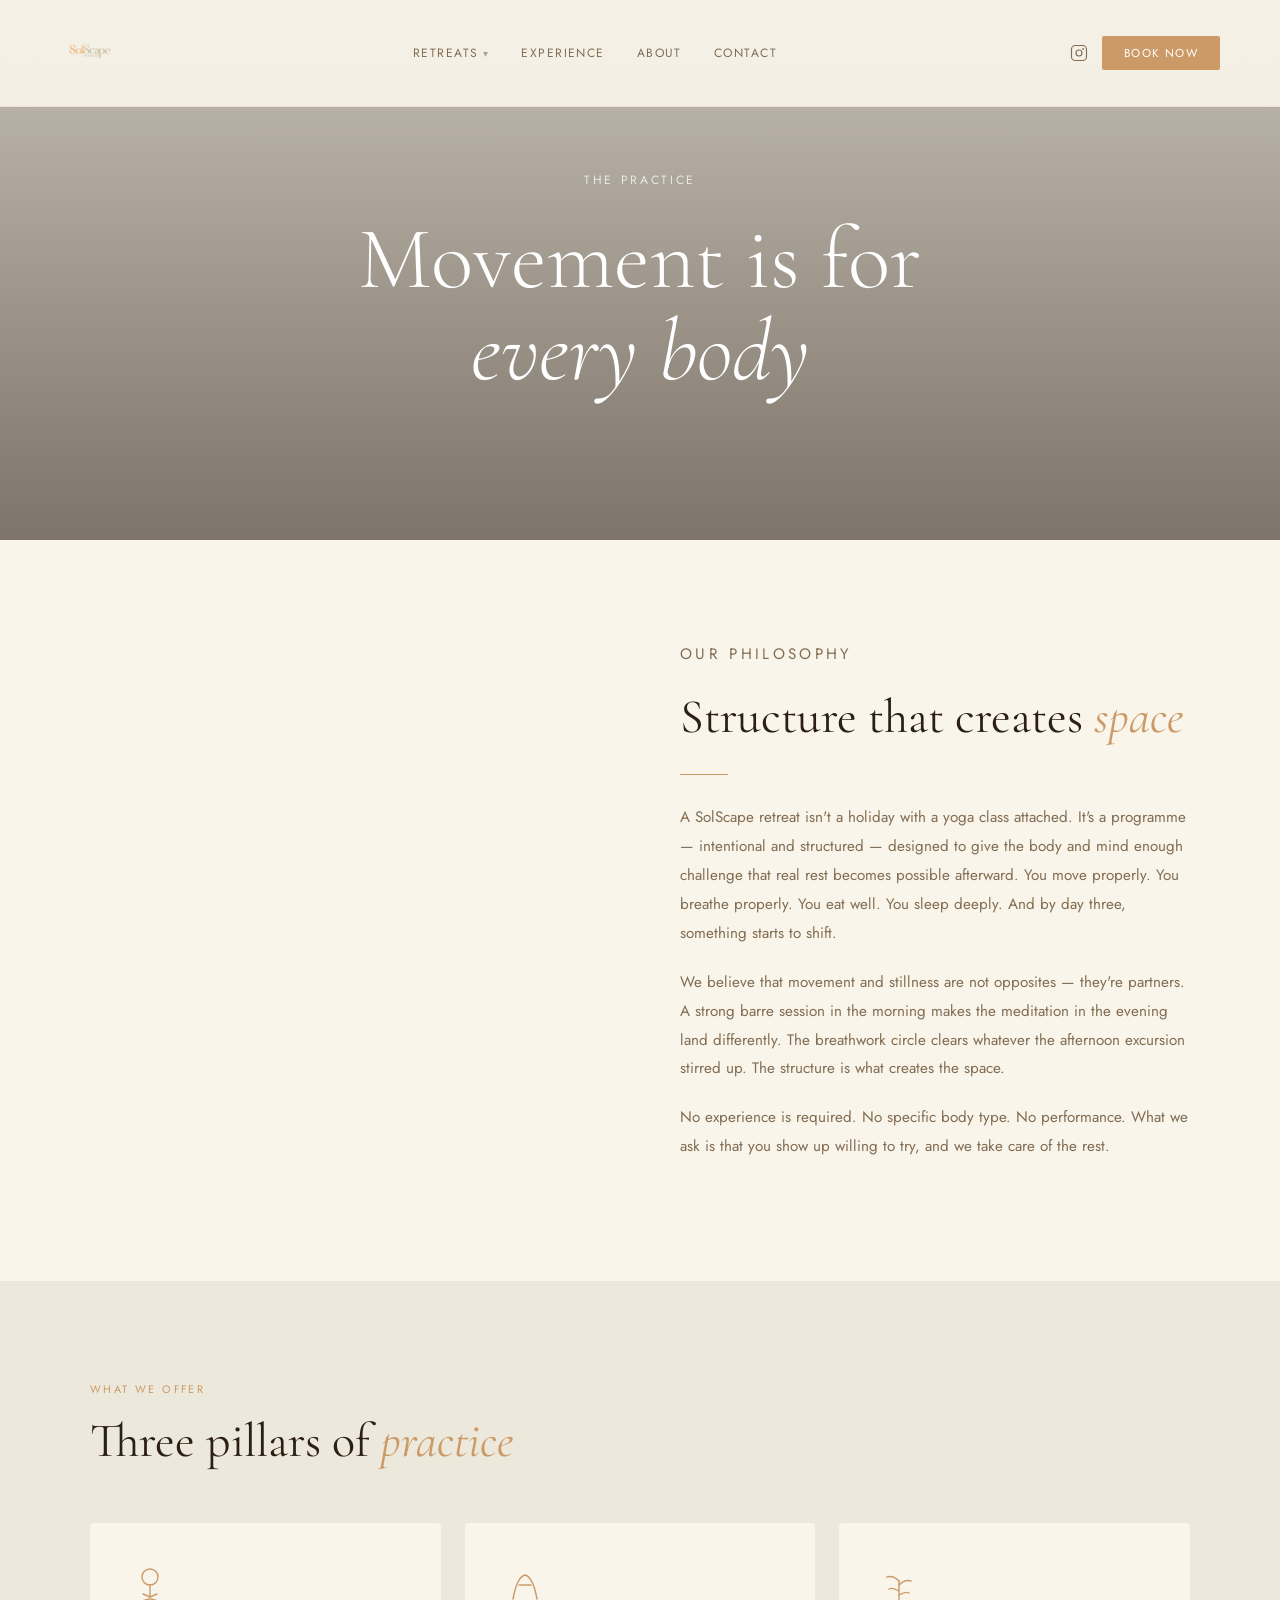
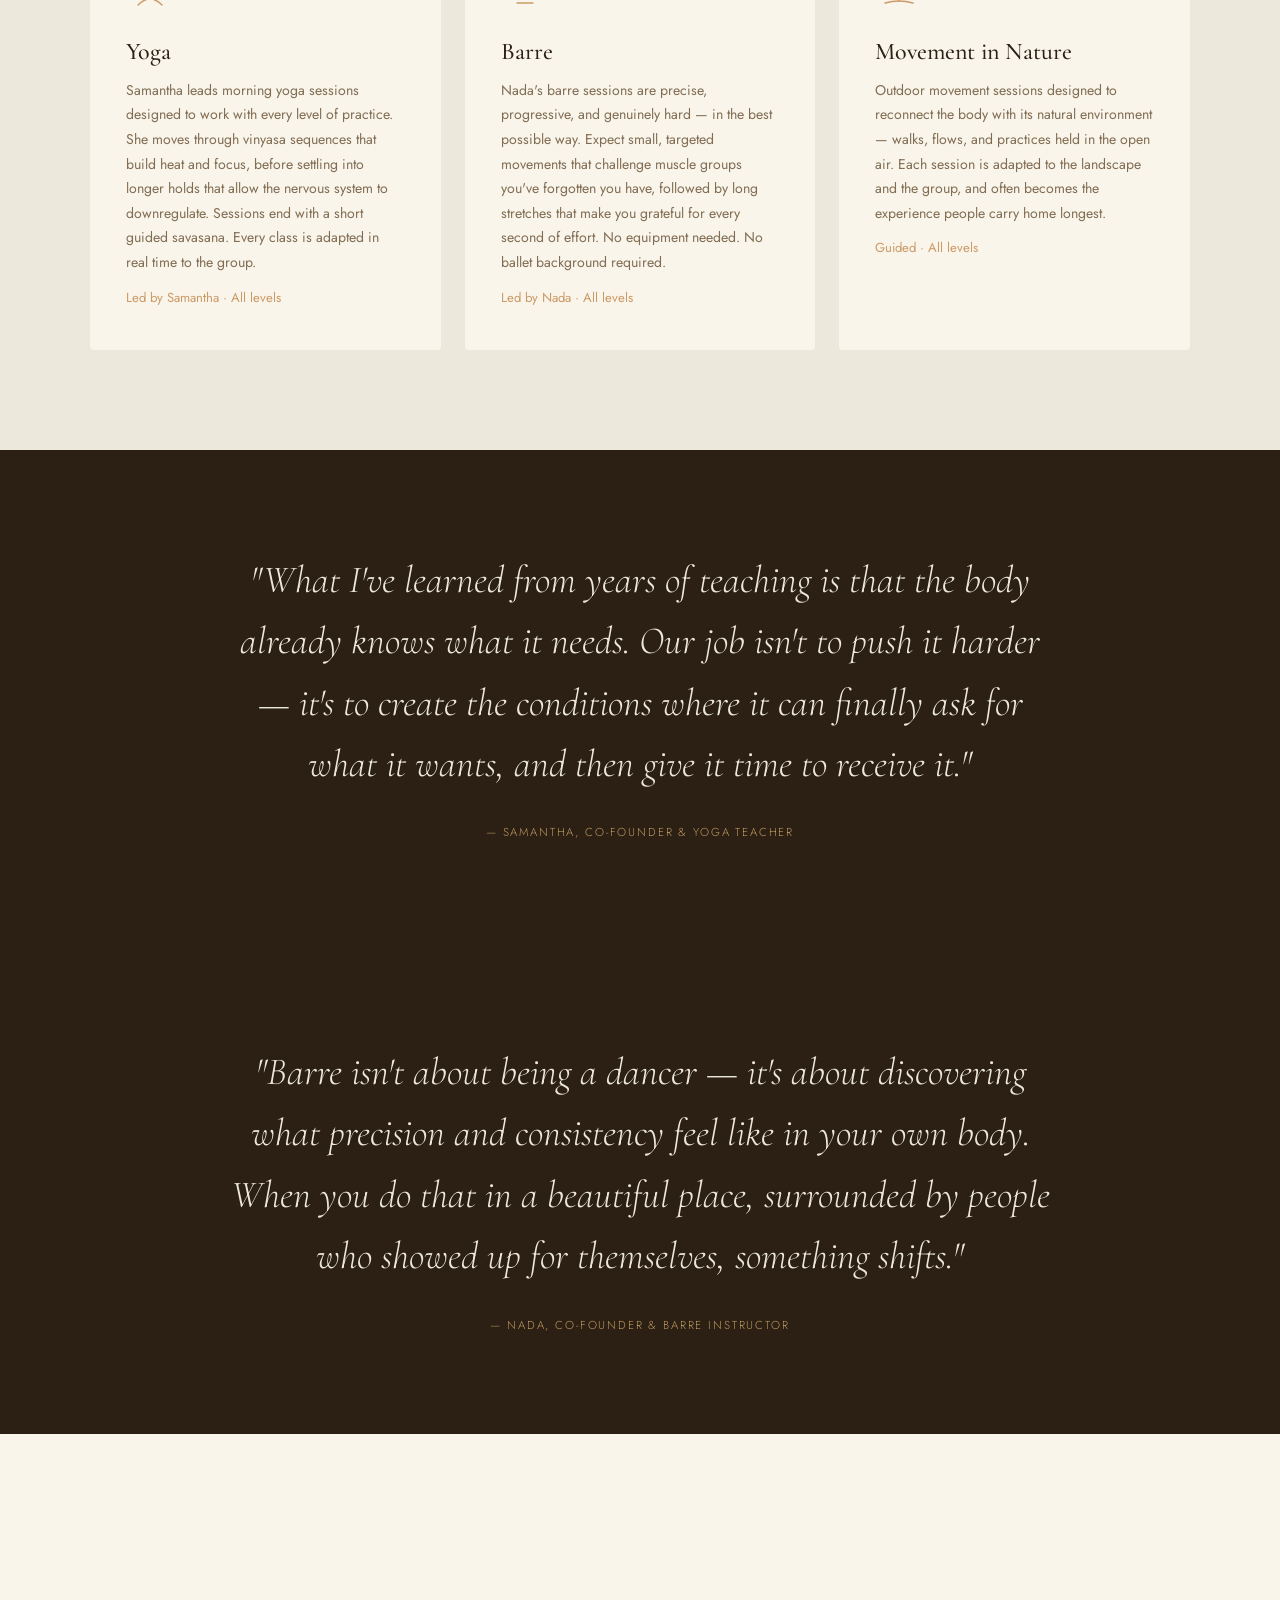
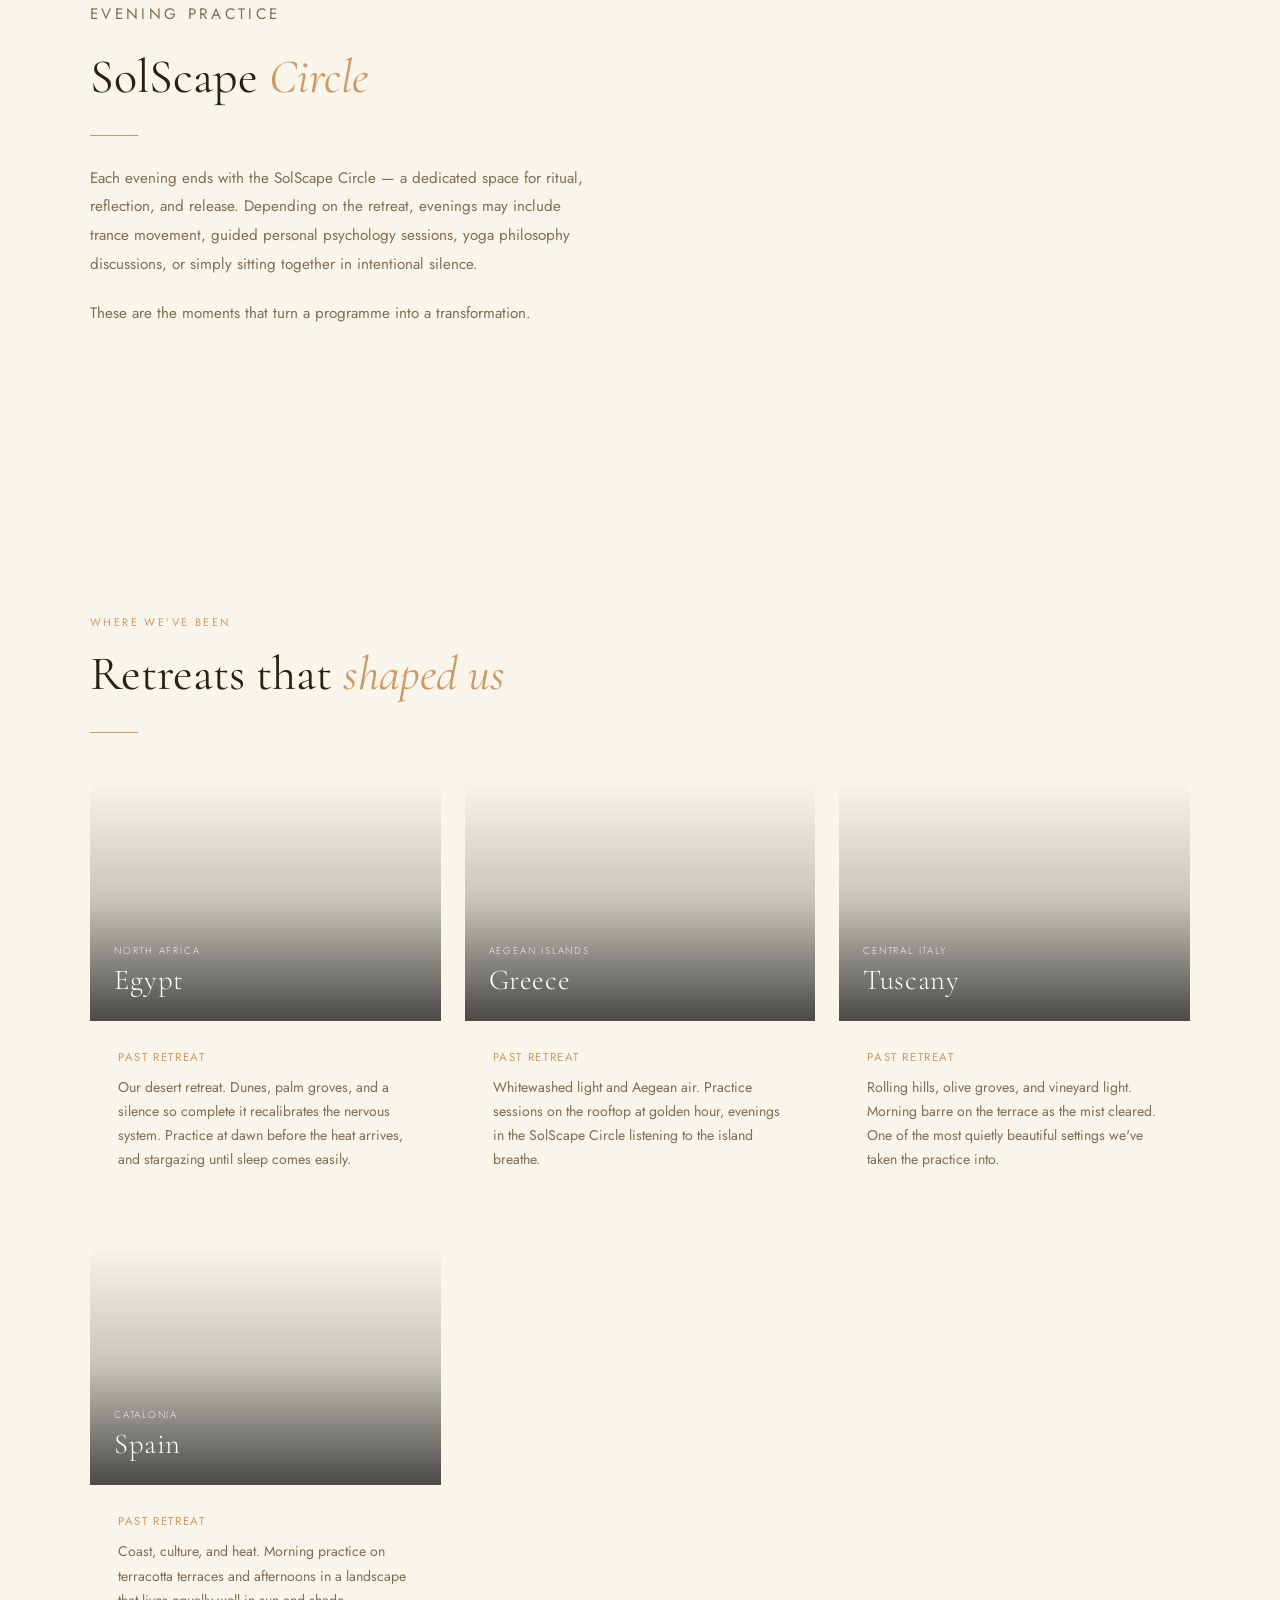
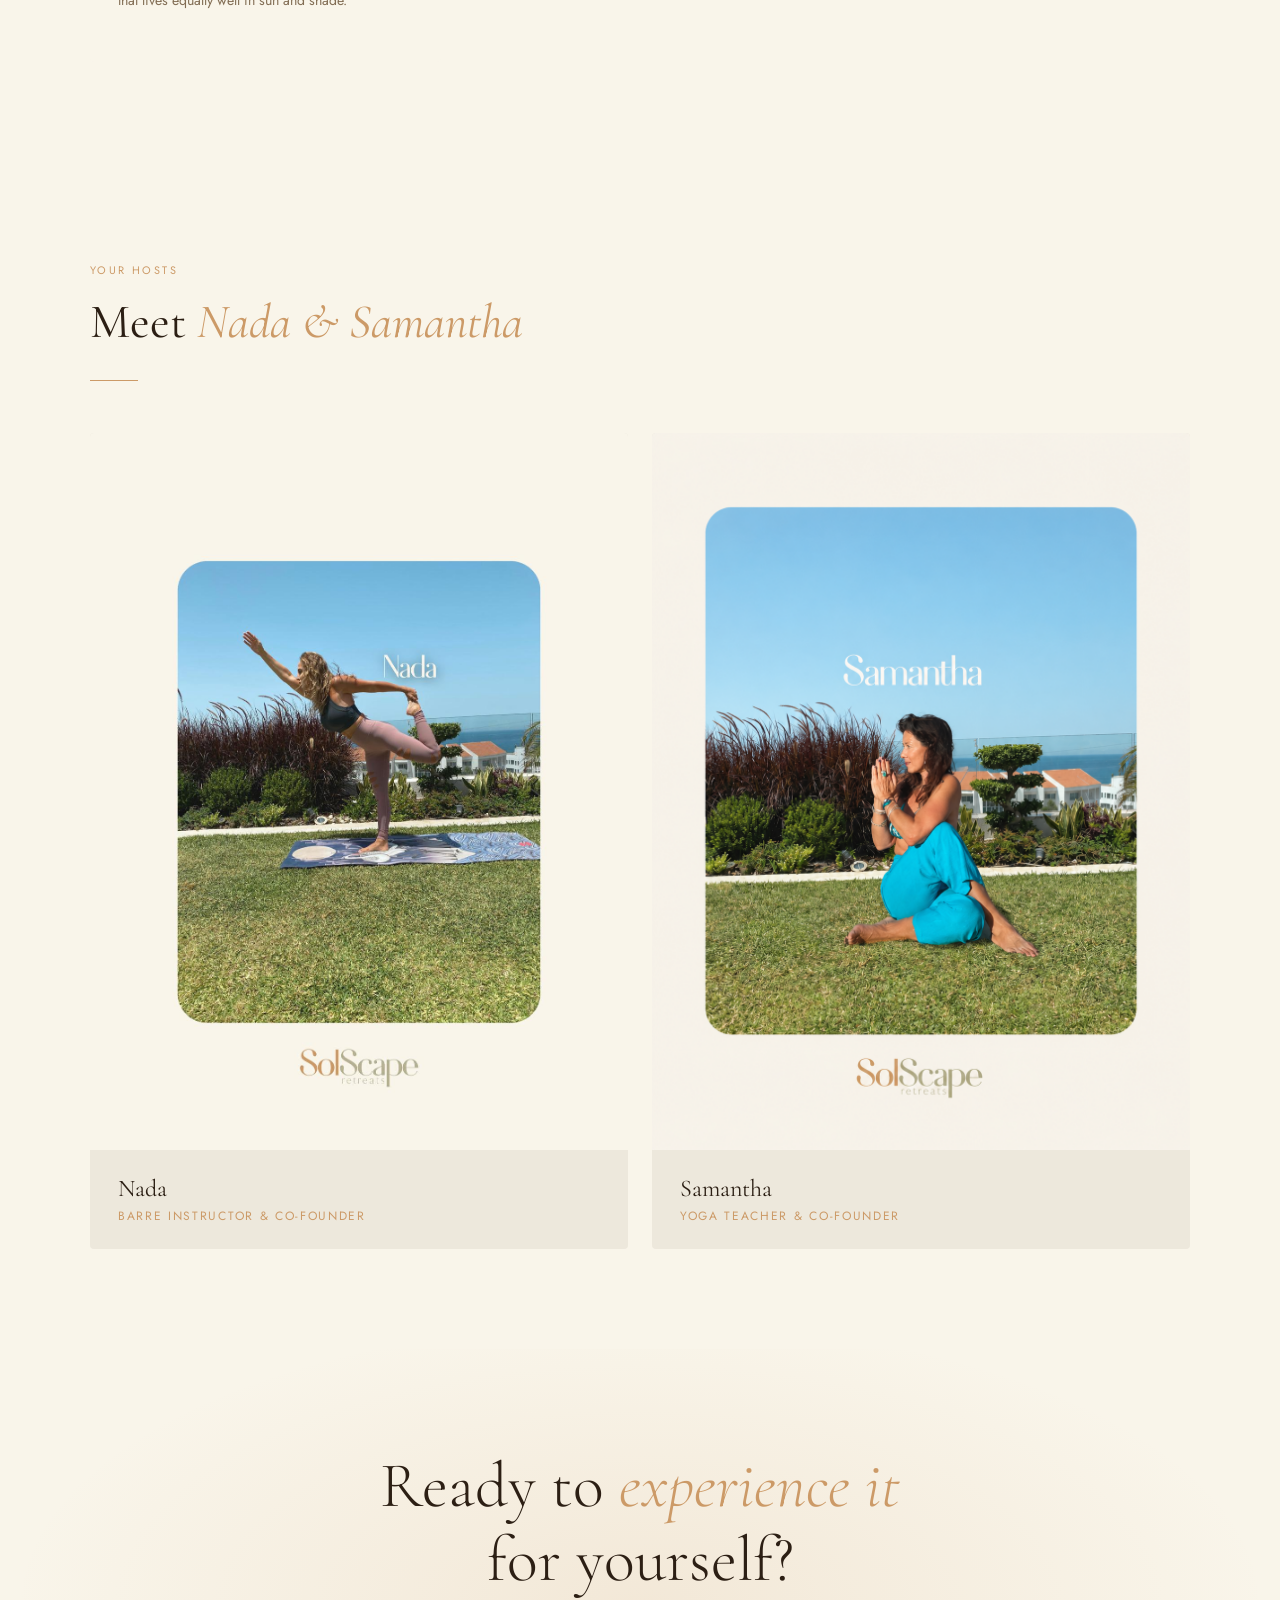
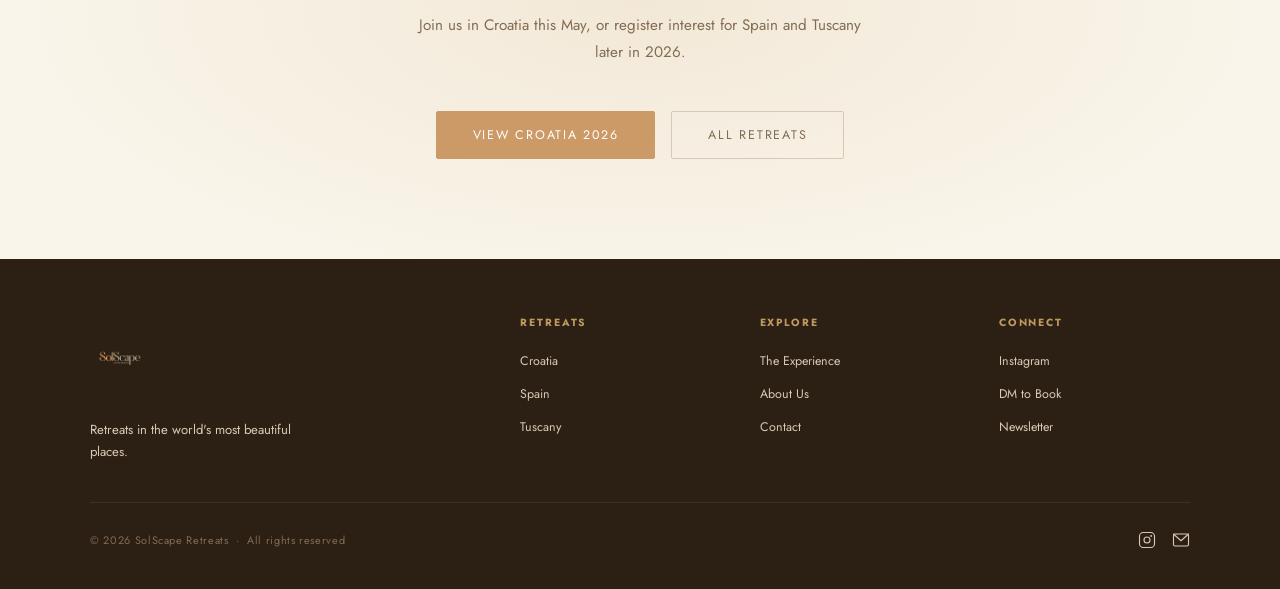
<file: experience.html>
<!DOCTYPE html>
<html lang="en">
<head>
  <meta charset="UTF-8">
  <meta name="viewport" content="width=device-width, initial-scale=1.0">
  <title>The Experience — SolScape Retreats</title>
  <meta name="description" content="Movement is for every body. Discover SolScape's approach to yoga, barre, and breathwork — and why it works so well in a retreat setting.">
  <link rel="preconnect" href="https://fonts.googleapis.com">
  <link href="https://fonts.googleapis.com/css2?family=Cormorant+Garamond:ital,wght@0,300;0,400;0,500;0,600;1,300;1,400&family=Jost:wght@300;400;500&display=swap" rel="stylesheet">
  <link rel="stylesheet" href="css/styles.css">
</head>
<body>

  <!-- NAV -->
  <nav>
    <a href="index.html" class="logo">
      <img src="images/solscape-logo.png" alt="SolScape Retreats" class="logo-img">
    </a>
    <ul class="nav-links">
      <li class="nav-item has-dropdown">
        <a href="index.html#retreats">Retreats</a>
        <ul class="dropdown">
          <li><a href="retreats/croatia.html">Croatia</a></li>
          <li><a href="retreats/spain.html">Spain</a></li>
          <li><a href="retreats/tuscany.html">Tuscany</a></li>
        </ul>
      </li>
      <li class="nav-item"><a href="experience.html">Experience</a></li>
      <li class="nav-item"><a href="about.html">About</a></li>
      <li class="nav-item"><a href="contact.html">Contact</a></li>
    </ul>
    <div class="nav-actions">
      <a href="https://www.instagram.com/solscape_retreats/" target="_blank" class="nav-insta" aria-label="Instagram">
        <svg width="18" height="18" viewBox="0 0 24 24" fill="none" stroke="currentColor" stroke-width="1.5" stroke-linecap="round" stroke-linejoin="round">
          <rect x="2" y="2" width="20" height="20" rx="5" ry="5"/><circle cx="12" cy="12" r="4"/><circle cx="17.5" cy="6.5" r="0.5" fill="currentColor"/>
        </svg>
      </a>
      <a href="https://ig.me/m/solscape_retreats" target="_blank" class="nav-cta">Book Now</a>
    </div>
    <button class="hamburger" aria-label="Menu"><span></span><span></span><span></span></button>
  </nav>

  <div class="mobile-menu">
    <ul>
      <li><a href="retreats/croatia.html">Croatia</a></li>
      <li><a href="retreats/spain.html">Spain</a></li>
      <li><a href="retreats/tuscany.html">Tuscany</a></li>
      <li><a href="experience.html">Experience</a></li>
      <li><a href="about.html">About</a></li>
      <li><a href="contact.html">Contact</a></li>
    </ul>
    <a href="https://ig.me/m/solscape_retreats" target="_blank" class="btn btn-primary">Book Now</a>
  </div>

  <!-- HERO -->
  <div class="detail-hero" style="min-height: 60vh;">
    <div class="hero-bg" style="background-image: url('https://images.unsplash.com/photo-1544367654-974059772-1?auto=format&fit=crop&w=1920&q=80');"></div>
    <div class="hero-overlay"></div>
    <div class="hero-content">
      <p class="sub">The Practice</p>
      <h1>Movement is for<br><em>every body</em></h1>
    </div>
  </div>

  <!-- PHILOSOPHY -->
  <section class="exp-philosophy">
    <div class="container">
      <div class="philosophy-grid">
        <!-- TODO: Replace with your photo URL -->
        <div class="philosophy-img" style="background-image: url('https://images.unsplash.com/photo-1506126613408-eca07ce68773?auto=format&fit=crop&w=900&q=80');"></div>
        <div class="philosophy-text">
          <p class="section-label">Our Philosophy</p>
          <h2 class="section-title">Structure that creates <em>space</em></h2>
          <div class="divider"></div>
          <p>A SolScape retreat isn't a holiday with a yoga class attached. It's a programme — intentional and structured — designed to give the body and mind enough challenge that real rest becomes possible afterward. You move properly. You breathe properly. You eat well. You sleep deeply. And by day three, something starts to shift.</p>
          <p>We believe that movement and stillness are not opposites — they're partners. A strong barre session in the morning makes the meditation in the evening land differently. The breathwork circle clears whatever the afternoon excursion stirred up. The structure is what creates the space.</p>
          <p>No experience is required. No specific body type. No performance. What we ask is that you show up willing to try, and we take care of the rest.</p>
        </div>
      </div>
    </div>
  </section>

  <!-- OFFERINGS -->
  <section class="offerings-section">
    <div class="container">
      <p class="section-label">What We Offer</p>
      <h2 class="section-title">Three pillars of <em>practice</em></h2>
      <div class="offerings-grid">

        <div class="offering-card">
          <svg class="offering-icon" viewBox="0 0 48 48" fill="none" stroke="#CC9A67" stroke-width="1.4" stroke-linecap="round">
            <circle cx="24" cy="14" r="8"/>
            <path d="M12 42 Q24 30 36 42"/>
            <line x1="24" y1="22" x2="24" y2="34"/>
            <line x1="17" y1="31" x2="24" y2="34"/>
            <line x1="31" y1="31" x2="24" y2="34"/>
          </svg>
          <h3>Yoga</h3>
          <p>Samantha leads morning yoga sessions designed to work with every level of practice. She moves through vinyasa sequences that build heat and focus, before settling into longer holds that allow the nervous system to downregulate. Sessions end with a short guided savasana. Every class is adapted in real time to the group.</p>
          <p style="margin-top: 12px; font-size: 0.82rem; color: var(--terra);">Led by Samantha · All levels</p>
        </div>

        <div class="offering-card">
          <svg class="offering-icon" viewBox="0 0 48 48" fill="none" stroke="#CC9A67" stroke-width="1.4" stroke-linecap="round">
            <path d="M12 36 Q16 14 24 12 Q32 14 36 36"/>
            <line x1="18" y1="22" x2="30" y2="22"/>
            <path d="M16 40 L32 40"/>
          </svg>
          <h3>Barre</h3>
          <p>Nada's barre sessions are precise, progressive, and genuinely hard — in the best possible way. Expect small, targeted movements that challenge muscle groups you've forgotten you have, followed by long stretches that make you grateful for every second of effort. No equipment needed. No ballet background required.</p>
          <p style="margin-top: 12px; font-size: 0.82rem; color: var(--terra);">Led by Nada · All levels</p>
        </div>

        <div class="offering-card">
          <svg class="offering-icon" viewBox="0 0 48 48" fill="none" stroke="#CC9A67" stroke-width="1.4" stroke-linecap="round">
            <path d="M24 38 L24 18"/>
            <path d="M24 18 Q18 12 12 14"/>
            <path d="M24 22 Q30 16 36 18"/>
            <path d="M24 28 Q17 24 14 26"/>
            <path d="M24 32 Q31 28 34 30"/>
            <path d="M10 40 Q24 36 38 40"/>
          </svg>
          <h3>Movement in Nature</h3>
          <p>Outdoor movement sessions designed to reconnect the body with its natural environment — walks, flows, and practices held in the open air. Each session is adapted to the landscape and the group, and often becomes the experience people carry home longest.</p>
          <p style="margin-top: 12px; font-size: 0.82rem; color: var(--terra);">Guided · All levels</p>
        </div>

      </div>
    </div>
  </section>

  <!-- FOUNDER QUOTE -->
  <section class="founder-quote">
    <blockquote>
      "What I've learned from years of teaching is that the body already knows what it needs. Our job isn't to push it harder — it's to create the conditions where it can finally ask for what it wants, and then give it time to receive it."
      <cite>— Samantha, Co-Founder &amp; Yoga Teacher</cite>
    </blockquote>
  </section>

  <!-- NADA QUOTE -->
  <section class="founder-quote">
    <blockquote>
      "Barre isn't about being a dancer — it's about discovering what precision and consistency feel like in your own body. When you do that in a beautiful place, surrounded by people who showed up for themselves, something shifts."
      <cite>— Nada, Co-Founder &amp; Barre Instructor</cite>
    </blockquote>
  </section>

  <!-- SOUND BATH SECTION -->
  <section style="background: var(--cream); padding: 100px 40px;">
    <div class="container">
      <div class="philosophy-grid">
        <div class="philosophy-text">
          <p class="section-label">Evening Practice</p>
          <h2 class="section-title">SolScape <em>Circle</em></h2>
          <div class="divider"></div>
          <p>Each evening ends with the SolScape Circle — a dedicated space for ritual, reflection, and release. Depending on the retreat, evenings may include trance movement, guided personal psychology sessions, yoga philosophy discussions, or simply sitting together in intentional silence.</p>
          <p>These are the moments that turn a programme into a transformation.</p>
        </div>
        <div class="philosophy-img" style="background-image: url('https://images.unsplash.com/photo-1515377905703-c4788e51af15?auto=format&fit=crop&w=900&q=80');"></div>
      </div>
    </div>
  </section>

  <!-- PAST RETREATS -->
  <section style="background: var(--white); padding: 100px 40px;">
    <div class="container">
      <p class="section-label">Where We've Been</p>
      <h2 class="section-title">Retreats that <em>shaped us</em></h2>
      <div class="divider" style="margin-bottom: 48px;"></div>
      <div class="retreat-cards">

        <div class="card">
          <div class="card-banner" style="background-image: url('https://images.unsplash.com/photo-1539768942893-daf53e448371?auto=format&fit=crop&w=1200&q=80');">
            <div class="card-location">
              <small>North Africa</small>
              Egypt
            </div>
          </div>
          <div class="card-body">
            <p class="card-dates">Past Retreat</p>
            <p class="card-desc">Our desert retreat. Dunes, palm groves, and a silence so complete it recalibrates the nervous system. Practice at dawn before the heat arrives, and stargazing until sleep comes easily.</p>
          </div>
        </div>

        <div class="card">
          <div class="card-banner" style="background-image: url('https://images.unsplash.com/photo-1570077188670-e3a8d69ac5ff?auto=format&fit=crop&w=1200&q=80');">
            <div class="card-location">
              <small>Aegean Islands</small>
              Greece
            </div>
          </div>
          <div class="card-body">
            <p class="card-dates">Past Retreat</p>
            <p class="card-desc">Whitewashed light and Aegean air. Practice sessions on the rooftop at golden hour, evenings in the SolScape Circle listening to the island breathe.</p>
          </div>
        </div>

        <div class="card">
          <div class="card-banner" style="background-image: url('https://images.unsplash.com/photo-1467269204594-9661b134dd2b?auto=format&fit=crop&w=1200&q=80');">
            <div class="card-location">
              <small>Central Italy</small>
              Tuscany
            </div>
          </div>
          <div class="card-body">
            <p class="card-dates">Past Retreat</p>
            <p class="card-desc">Rolling hills, olive groves, and vineyard light. Morning barre on the terrace as the mist cleared. One of the most quietly beautiful settings we've taken the practice into.</p>
          </div>
        </div>

        <div class="card">
          <div class="card-banner" style="background-image: url('https://images.unsplash.com/photo-1504019347908-b45f9b0b8dd5?auto=format&fit=crop&w=1200&q=80');">
            <div class="card-location">
              <small>Catalonia</small>
              Spain
            </div>
          </div>
          <div class="card-body">
            <p class="card-dates">Past Retreat</p>
            <p class="card-desc">Coast, culture, and heat. Morning practice on terracotta terraces and afternoons in a landscape that lives equally well in sun and shade.</p>
          </div>
        </div>

      </div>
    </div>
  </section>

  <!-- YOUR HOSTS -->
  <section class="hosts-section">
    <div class="container">
      <p class="section-label">Your Hosts</p>
      <h2 class="section-title">Meet <em>Nada &amp; Samantha</em></h2>
      <div class="divider"></div>
      <div class="hosts-grid">
        <div class="host-card">
          <img src="images/PHOTO-2026-01-15-19-49-44(3).jpg" alt="Nada — Barre Instructor &amp; Co-Founder">
          <div style="padding: 24px 28px;">
            <h3 style="font-family: 'Cormorant Garamond', serif; font-size: 1.5rem; font-weight: 400; color: var(--charcoal); margin-bottom: 4px;">Nada</h3>
            <p style="font-size: 0.75rem; letter-spacing: 0.14em; text-transform: uppercase; color: var(--terra);">Barre Instructor &amp; Co-Founder</p>
          </div>
        </div>
        <div class="host-card">
          <img src="images/samantha.png" class="samantha-photo" alt="Samantha — Yoga Teacher &amp; Co-Founder">
          <div style="padding: 24px 28px;">
            <h3 style="font-family: 'Cormorant Garamond', serif; font-size: 1.5rem; font-weight: 400; color: var(--charcoal); margin-bottom: 4px;">Samantha</h3>
            <p style="font-size: 0.75rem; letter-spacing: 0.14em; text-transform: uppercase; color: var(--terra);">Yoga Teacher &amp; Co-Founder</p>
          </div>
        </div>
      </div>
    </div>
  </section>

  <!-- CTA -->
  <section class="cta-band">
    <h2>Ready to <em>experience it</em><br>for yourself?</h2>
    <p>Join us in Croatia this May, or register interest for Spain and Tuscany later in 2026.</p>
    <div style="display:flex; gap:16px; justify-content:center; flex-wrap:wrap;">
      <a href="retreats/croatia.html" class="btn btn-primary">View Croatia 2026</a>
      <a href="index.html#retreats" class="btn btn-outline">All Retreats</a>
    </div>
  </section>

  <!-- FOOTER -->
  <footer>
    <div class="footer-inner">
      <div class="footer-brand">
        <img src="images/solscape-logo.png" class="footer-logo-img" alt="SolScape Retreats">
        <p class="footer-tagline">Retreats in the world's most beautiful places.</p>
      </div>
      <div class="footer-col">
        <h5>Retreats</h5>
        <ul>
          <li><a href="retreats/croatia.html">Croatia</a></li>
          <li><a href="retreats/spain.html">Spain</a></li>
          <li><a href="retreats/tuscany.html">Tuscany</a></li>
        </ul>
      </div>
      <div class="footer-col">
        <h5>Explore</h5>
        <ul>
          <li><a href="experience.html">The Experience</a></li>
          <li><a href="about.html">About Us</a></li>
          <li><a href="contact.html">Contact</a></li>
        </ul>
      </div>
      <div class="footer-col">
        <h5>Connect</h5>
        <ul>
          <li><a href="https://www.instagram.com/solscape_retreats/" target="_blank">Instagram</a></li>
          <li><a href="https://ig.me/m/solscape_retreats" target="_blank">DM to Book</a></li>
          <li><a href="contact.html">Newsletter</a></li>
        </ul>
      </div>
    </div>
    <div class="footer-bottom">
      <p class="footer-copy">© 2026 SolScape Retreats &nbsp;·&nbsp; All rights reserved</p>
      <div class="footer-social">
        <a href="https://www.instagram.com/solscape_retreats/" target="_blank" aria-label="Instagram">
          <svg width="18" height="18" viewBox="0 0 24 24" fill="none" stroke="currentColor" stroke-width="1.5" stroke-linecap="round" stroke-linejoin="round">
            <rect x="2" y="2" width="20" height="20" rx="5" ry="5"/><circle cx="12" cy="12" r="4"/><circle cx="17.5" cy="6.5" r="0.5" fill="currentColor"/>
          </svg>
        </a>
        <a href="https://mail.google.com/mail/?view=cm&fs=1&to=solscaperetreats@gmail.com" target="_blank" aria-label="Email">
          <svg width="18" height="18" viewBox="0 0 24 24" fill="none" stroke="currentColor" stroke-width="1.5" stroke-linecap="round" stroke-linejoin="round">
            <rect x="2" y="4" width="20" height="16" rx="2"/>
            <polyline points="2,4 12,13 22,4"/>
          </svg>
        </a>
      </div>
    </div>
  </footer>

  <script src="js/main.js"></script>
</body>
</html>
</file>
<file: css/styles.css>
/* ─────────────────────────────────────────────
   SolScape Retreats — Shared Stylesheet
   ───────────────────────────────────────────── */

*, *::before, *::after { box-sizing: border-box; margin: 0; padding: 0; }

:root {
  /* ── Brand-guideline exact colours ── */
  --cream:     #F9F5EA;
  --linen:     #EDE8DC;
  --sand:      #D9C9B4;
  --terra:     #CC9A67;
  --terra-dk:  #A07A50;
  --mocha:     #826D54;
  --charcoal:  #2C1F14;
  --sage:      #B6B093;
  --sage-lt:   #D6DACD;
  --gold:      #BF9A5E;
}

html { scroll-behavior: smooth; }

body {
  font-family: 'Jost', sans-serif;
  background: var(--cream);
  color: var(--charcoal);
  overflow-x: hidden;
}

/* ─── TYPOGRAPHY HELPERS ─── */
.section-label {
  font-size: 0.68rem;
  letter-spacing: 0.22em;
  text-transform: uppercase;
  color: var(--terra);
  margin-bottom: 16px;
}

.section-title {
  font-family: 'Cormorant Garamond', serif;
  font-weight: 400;
  font-size: clamp(2rem, 4vw, 3rem);
  line-height: 1.2;
  color: var(--charcoal);
  margin-bottom: 20px;
}

.section-title em { font-style: italic; color: var(--terra); }

.section-body {
  font-size: 0.95rem;
  line-height: 1.85;
  color: var(--mocha);
  max-width: 560px;
}

.divider {
  width: 48px; height: 1px;
  background: var(--terra);
  margin: 28px 0;
}

/* ─── LAYOUT ─── */
section { padding: 100px 40px; }
.container { max-width: 1100px; margin: 0 auto; }

/* ─── BUTTONS ─── */
.btn {
  display: inline-block;
  padding: 14px 36px;
  font-family: 'Jost', sans-serif;
  font-size: 0.78rem;
  letter-spacing: 0.14em;
  text-transform: uppercase;
  text-decoration: none;
  border-radius: 2px;
  transition: all 0.25s;
  cursor: pointer;
  border: none;
}

.btn-primary {
  background: var(--terra);
  color: #fff;
  border: 1.5px solid var(--terra);
}
.btn-primary:hover { background: var(--terra-dk); border-color: var(--terra-dk); }

.btn-outline {
  background: transparent;
  color: var(--mocha);
  border: 1.5px solid var(--sand);
}
.btn-outline:hover { border-color: var(--terra); color: var(--terra); }

.btn-ghost {
  background: transparent;
  color: #fff;
  border: 1.5px solid rgba(255,255,255,0.5);
}
.btn-ghost:hover { border-color: #fff; background: rgba(255,255,255,0.1); }

/* ─── NAVIGATION ─── */
nav {
  position: fixed; top: 0; left: 0; right: 0; z-index: 1000;
  display: flex; align-items: center; justify-content: space-between;
  padding: 8px 60px;
  background: rgba(249,245,234,0.92);
  backdrop-filter: blur(14px);
  border-bottom: 1px solid rgba(204,154,103,0.14);
  transition: padding 0.3s;
}

.logo {
  display: flex; align-items: center; gap: 10px;
  text-decoration: none; flex-shrink: 0;
}

.logo-mark { width: 36px; height: 36px; }
.logo-img { max-width: 320px; max-height: 90px; width: auto; height: auto; display: block; filter: none; mix-blend-mode: multiply; }

.logo-text {
  font-family: 'Cormorant Garamond', serif;
  font-weight: 500;
  font-size: 1.2rem;
  letter-spacing: 0.06em;
  color: var(--charcoal);
}
.logo-text span { color: var(--terra); }

/* Dropdown nav */
.nav-links {
  list-style: none;
  display: flex; gap: 0; align-items: center;
}

.nav-item { position: relative; }

.nav-item > a {
  display: block;
  text-decoration: none;
  font-size: 0.75rem;
  letter-spacing: 0.12em;
  text-transform: uppercase;
  color: var(--mocha);
  padding: 8px 16px;
  transition: color 0.2s;
  white-space: nowrap;
}
.nav-item > a:hover { color: var(--terra); }

.nav-item.has-dropdown > a::after {
  content: ' ▾';
  font-size: 0.6rem;
  opacity: 0.6;
}

.dropdown {
  position: absolute; top: calc(100% + 8px); left: 0;
  background: var(--cream);
  border: 1px solid var(--sand);
  border-radius: 2px;
  min-width: 180px;
  box-shadow: 0 12px 32px rgba(44,31,20,0.1);
  opacity: 0; visibility: hidden;
  transform: translateY(-6px);
  transition: all 0.2s;
  list-style: none;
  z-index: 200;
}

.nav-item:hover .dropdown,
.nav-item:focus-within .dropdown {
  opacity: 1; visibility: visible; transform: translateY(0);
}

.dropdown li a {
  display: block;
  padding: 10px 20px;
  font-size: 0.75rem;
  letter-spacing: 0.08em;
  text-transform: uppercase;
  color: var(--mocha);
  text-decoration: none;
  transition: background 0.15s, color 0.15s;
}
.dropdown li a:hover { background: var(--linen); color: var(--terra); }

.nav-actions { display: flex; align-items: center; gap: 14px; }

.nav-insta {
  color: var(--mocha);
  transition: color 0.2s;
  line-height: 0;
}
.nav-insta:hover { color: var(--terra); }

.nav-cta {
  background: var(--terra);
  color: #fff !important;
  padding: 9px 22px;
  border-radius: 2px;
  text-decoration: none;
  font-size: 0.72rem;
  letter-spacing: 0.12em;
  text-transform: uppercase;
  transition: background 0.2s;
  white-space: nowrap;
}
.nav-cta:hover { background: var(--terra-dk) !important; }

/* Hamburger */
.hamburger {
  display: none;
  flex-direction: column; gap: 5px;
  background: none; border: none; cursor: pointer; padding: 4px;
}
.hamburger span {
  display: block; width: 22px; height: 1.5px;
  background: var(--charcoal); border-radius: 2px;
  transition: all 0.25s;
}
.hamburger.open span:nth-child(1) { transform: translateY(6.5px) rotate(45deg); }
.hamburger.open span:nth-child(2) { opacity: 0; }
.hamburger.open span:nth-child(3) { transform: translateY(-6.5px) rotate(-45deg); }

/* Mobile drawer */
.mobile-menu {
  display: none;
  position: fixed; top: 68px; left: 0; right: 0; z-index: 999;
  background: var(--cream);
  border-bottom: 1px solid var(--sand);
  padding: 24px 28px 32px;
  box-shadow: 0 12px 24px rgba(44,31,20,0.08);
}
.mobile-menu.open { display: block; }

.mobile-menu ul { list-style: none; display: flex; flex-direction: column; gap: 0; }
.mobile-menu ul li a {
  display: block; padding: 12px 0;
  text-decoration: none;
  font-size: 0.8rem; letter-spacing: 0.12em; text-transform: uppercase;
  color: var(--mocha);
  border-bottom: 1px solid rgba(217,201,180,0.4);
  transition: color 0.2s;
}
.mobile-menu ul li a:hover { color: var(--terra); }
.mobile-menu .btn { display: block; text-align: center; margin-top: 20px; }

/* ─── HERO (full-bleed photo) ─── */
.hero-full {
  min-height: 100vh;
  position: relative;
  display: flex; flex-direction: column;
  align-items: center; justify-content: center;
  text-align: center;
  padding: 120px 40px 80px;
  overflow: hidden;
}

.hero-full .hero-bg {
  position: absolute; inset: 0;
  background-size: cover;
  background-position: center;
  z-index: 0;
}

.hero-full .hero-overlay {
  position: absolute; inset: 0;
  background: linear-gradient(
    to bottom,
    rgba(44,31,20,0.3) 0%,
    rgba(44,31,20,0.5) 50%,
    rgba(44,31,20,0.65) 100%
  );
  z-index: 1;
}

.hero-full .hero-content { position: relative; z-index: 2; }

.hero-eyebrow {
  font-size: 0.7rem;
  letter-spacing: 0.24em;
  text-transform: uppercase;
  color: rgba(255,255,255,0.75);
  margin-bottom: 24px;
}

.hero-full h1 {
  font-family: 'Cormorant Garamond', serif;
  font-weight: 300;
  font-size: clamp(3.4rem, 9vw, 7.5rem);
  line-height: 1.0;
  color: #fff;
  margin-bottom: 16px;
  letter-spacing: -0.01em;
}
.hero-full h1 em { font-style: italic; color: var(--gold); }

.hero-tagline {
  font-family: 'Cormorant Garamond', serif;
  font-size: clamp(1.1rem, 2.5vw, 1.6rem);
  font-weight: 300;
  font-style: italic;
  color: rgba(255,255,255,0.82);
  margin-bottom: 48px;
  letter-spacing: 0.04em;
}

.hero-actions { display: flex; gap: 14px; flex-wrap: wrap; justify-content: center; }

.hero-scroll {
  position: absolute; bottom: 36px; left: 50%; transform: translateX(-50%);
  display: flex; flex-direction: column; align-items: center; gap: 8px;
  color: rgba(255,255,255,0.55);
  font-size: 0.62rem;
  letter-spacing: 0.2em;
  text-transform: uppercase;
  z-index: 2;
}
.scroll-line {
  width: 1px; height: 40px;
  background: linear-gradient(to bottom, rgba(255,255,255,0.6), transparent);
  animation: scrollPulse 2s ease-in-out infinite;
}
@keyframes scrollPulse {
  0%, 100% { opacity: 0.4; }
  50% { opacity: 1; }
}

/* ─── MANIFESTO ─── */
.manifesto {
  background: var(--charcoal);
  padding: 80px 40px;
  text-align: center;
}
.manifesto-text {
  font-family: 'Cormorant Garamond', serif;
  font-size: clamp(1.4rem, 3vw, 2.2rem);
  font-weight: 300;
  line-height: 1.65;
  color: var(--linen);
  max-width: 780px;
  margin: 0 auto;
}
.manifesto-text strong { font-weight: 500; color: var(--gold); }

/* ─── EXPERIENCE CATEGORIES ─── */
.categories { background: var(--cream); }

.categories-header { text-align: center; margin-bottom: 60px; }
.categories-header .section-body { margin: 0 auto; text-align: center; }

.categories-grid {
  display: grid;
  grid-template-columns: repeat(auto-fit, minmax(120px, 1fr));
  gap: 2px;
}

.cat-tile {
  background: var(--linen);
  padding: 36px 20px 32px;
  display: flex; flex-direction: column; align-items: center; gap: 14px;
  text-align: center;
  transition: background 0.2s, transform 0.2s;
  cursor: default;
}
.cat-tile:hover { background: var(--sand); transform: translateY(-3px); }

.cat-icon {
  width: 40px; height: 40px;
  display: flex; align-items: center; justify-content: center;
}

.cat-tile span {
  font-size: 0.68rem;
  letter-spacing: 0.14em;
  text-transform: uppercase;
  color: var(--mocha);
}

/* ─── RETREAT CARDS ─── */
.retreats { background: var(--linen); }

.retreats-header {
  display: flex; align-items: flex-end; justify-content: space-between;
  flex-wrap: wrap; gap: 24px;
  margin-bottom: 52px;
}

.retreat-cards {
  display: grid;
  grid-template-columns: repeat(auto-fit, minmax(300px, 1fr));
  gap: 24px;
}

.card {
  background: var(--cream);
  border-radius: 4px;
  overflow: hidden;
  transition: transform 0.25s, box-shadow 0.25s;
}
.card:hover { transform: translateY(-5px); box-shadow: 0 24px 48px rgba(44,31,20,0.12); }

.card-banner {
  height: 240px;
  display: flex; align-items: flex-end;
  padding: 24px;
  position: relative;
  overflow: hidden;
  background-size: cover;
  background-position: center;
}
.card-banner::after {
  content: '';
  position: absolute; inset: 0;
  background: linear-gradient(to top, rgba(0,0,0,0.7) 0%, rgba(0,0,0,0.2) 50%, transparent 100%);
}

.card-location {
  position: relative; z-index: 1;
  font-family: 'Cormorant Garamond', serif;
  font-size: 1.8rem;
  font-weight: 300;
  color: #fff;
  letter-spacing: 0.02em;
}
.card-location small {
  display: block;
  font-family: 'Jost', sans-serif;
  font-size: 0.62rem;
  letter-spacing: 0.18em;
  text-transform: uppercase;
  opacity: 0.82;
  margin-bottom: 4px;
}

.card-body { padding: 28px; }

.card-status-dot {
  display: inline-block;
  width: 7px; height: 7px;
  background: var(--terra);
  border-radius: 50%;
  margin-right: 6px;
  vertical-align: middle;
}

.card-dates {
  font-size: 0.72rem;
  letter-spacing: 0.14em;
  text-transform: uppercase;
  color: var(--terra);
  margin-bottom: 10px;
}

.card-desc {
  font-size: 0.88rem;
  line-height: 1.72;
  color: var(--mocha);
  margin-bottom: 22px;
}

.card-tags { display: flex; flex-wrap: wrap; gap: 6px; margin-bottom: 22px; }

.tag {
  background: var(--linen);
  color: var(--mocha);
  font-size: 0.62rem;
  letter-spacing: 0.1em;
  text-transform: uppercase;
  padding: 5px 10px;
  border-radius: 2px;
}

.card-link {
  display: inline-flex; align-items: center; gap: 6px;
  font-size: 0.72rem;
  letter-spacing: 0.14em;
  text-transform: uppercase;
  color: var(--terra);
  text-decoration: none;
  border-bottom: 1px solid var(--terra);
  padding-bottom: 2px;
  transition: opacity 0.2s;
}
.card-link:hover { opacity: 0.7; }

/* ─── WHAT'S INCLUDED ─── */
.includes-grid {
  display: grid;
  grid-template-columns: 1fr 1fr;
  gap: 52px 80px;
  margin-top: 60px;
}

.include-item { display: flex; gap: 18px; align-items: flex-start; }

.include-icon {
  width: 40px; height: 40px; flex-shrink: 0;
  background: var(--linen);
  border-radius: 50%;
  display: flex; align-items: center; justify-content: center;
  color: var(--terra);
}

.include-item h4 {
  font-family: 'Cormorant Garamond', serif;
  font-size: 1.1rem;
  font-weight: 500;
  margin-bottom: 5px;
  color: var(--charcoal);
}
.include-item p { font-size: 0.84rem; line-height: 1.65; color: var(--mocha); }

/* ─── TESTIMONIALS ─── */
.testimonials { background: var(--charcoal); }
.testimonials .section-label { color: var(--gold); }
.testimonials .section-title { color: var(--linen); }

.testimonial-carousel { position: relative; margin-top: 52px; overflow: hidden; }

.testimonial-track {
  display: flex;
  transition: transform 0.45s cubic-bezier(0.4, 0, 0.2, 1);
}

.testimonial-slide {
  flex: 0 0 100%;
  padding: 0 4px;
}

.testimonial-card {
  background: rgba(255,255,255,0.05);
  border: 1px solid rgba(191,154,94,0.2);
  border-radius: 4px;
  padding: 52px 56px;
  max-width: 780px;
  margin: 0 auto;
  text-align: center;
}

.testimonial-quote {
  font-family: 'Cormorant Garamond', serif;
  font-size: clamp(1.2rem, 2.5vw, 1.65rem);
  font-weight: 300;
  font-style: italic;
  line-height: 1.65;
  color: var(--linen);
  margin-bottom: 36px;
}

.testimonial-author {
  font-size: 0.72rem;
  letter-spacing: 0.16em;
  text-transform: uppercase;
  color: var(--gold);
}

.carousel-dots {
  display: flex; justify-content: center; gap: 10px;
  margin-top: 36px;
}
.carousel-dot {
  width: 6px; height: 6px;
  border-radius: 50%;
  background: rgba(255,255,255,0.25);
  cursor: pointer;
  border: none;
  transition: background 0.2s;
}
.carousel-dot.active { background: var(--gold); }

/* ─── NEWSLETTER BAND ─── */
.newsletter {
  background: var(--terra);
  padding: 80px 40px;
  text-align: center;
}
.newsletter h2 {
  font-family: 'Cormorant Garamond', serif;
  font-weight: 300;
  font-size: clamp(2rem, 4.5vw, 3.2rem);
  color: #fff;
  margin-bottom: 12px;
  line-height: 1.2;
}
.newsletter p {
  font-size: 0.9rem;
  color: rgba(255,255,255,0.82);
  margin-bottom: 36px;
  max-width: 480px;
  margin-left: auto; margin-right: auto;
  line-height: 1.75;
}
.newsletter-form {
  display: flex; gap: 0; max-width: 460px; margin: 0 auto 16px;
  border-radius: 2px; overflow: hidden;
}
.newsletter-form input {
  flex: 1;
  padding: 14px 20px;
  font-family: 'Jost', sans-serif;
  font-size: 0.88rem;
  border: none; outline: none;
  background: #fff;
  color: var(--charcoal);
}
.newsletter-form input::placeholder { color: var(--sand); }
.newsletter-form button {
  padding: 14px 26px;
  background: var(--charcoal);
  color: #fff;
  border: none;
  font-family: 'Jost', sans-serif;
  font-size: 0.72rem;
  letter-spacing: 0.12em;
  text-transform: uppercase;
  cursor: pointer;
  transition: background 0.2s;
  white-space: nowrap;
}
.newsletter-form button:hover { background: #1a1008; }
.newsletter-fine {
  font-size: 0.72rem;
  color: rgba(255,255,255,0.55);
  letter-spacing: 0.04em;
}
.newsletter-success {
  display: none;
  font-family: 'Cormorant Garamond', serif;
  font-size: 1.4rem;
  font-style: italic;
  color: #fff;
  margin-top: 12px;
}

/* ─── SUSTAINABILITY ─── */
.sustainability {
  background: var(--cream);
  padding: 80px 40px;
  text-align: center;
}
.sustainability-header { margin-bottom: 60px; }
.sustainability-header .section-body { margin: 0 auto; text-align: center; }

.sus-grid {
  display: grid;
  grid-template-columns: repeat(auto-fit, minmax(240px, 1fr));
  gap: 2px;
  max-width: 900px;
  margin: 0 auto;
}

.sus-item {
  background: var(--linen);
  padding: 48px 36px;
  text-align: center;
}

.sus-icon {
  width: 48px; height: 48px;
  margin: 0 auto 20px;
  display: flex; align-items: center; justify-content: center;
  color: var(--terra);
}

.sus-item h4 {
  font-family: 'Cormorant Garamond', serif;
  font-size: 1.2rem;
  font-weight: 500;
  margin-bottom: 8px;
  color: var(--charcoal);
}
.sus-item p { font-size: 0.84rem; line-height: 1.7; color: var(--mocha); }

/* ─── CTA BAND ─── */
.cta-band {
  padding: 100px 40px;
  text-align: center;
  background:
    radial-gradient(ellipse 70% 80% at 50% 50%, rgba(204,154,103,0.14) 0%, transparent 70%),
    var(--cream);
}
.cta-band h2 {
  font-family: 'Cormorant Garamond', serif;
  font-size: clamp(2.2rem, 5vw, 4rem);
  font-weight: 300;
  color: var(--charcoal);
  margin-bottom: 16px;
  line-height: 1.15;
}
.cta-band h2 em { font-style: italic; color: var(--terra); }
.cta-band p {
  font-size: 0.95rem;
  color: var(--mocha);
  margin-bottom: 44px;
  max-width: 460px;
  margin-left: auto; margin-right: auto;
  line-height: 1.8;
}

/* ─── ABOUT SECTION (inline on homepage) ─── */
.about { background: var(--charcoal); color: var(--linen); }
.about-grid {
  display: grid;
  grid-template-columns: 1fr 1fr;
  gap: 80px;
  align-items: center;
}
.about .section-label { color: var(--gold); }
.about .section-title { color: var(--linen); }
.about .section-title em { color: var(--gold); }
.about .section-body { color: var(--sand); max-width: 100%; }

.founders { display: flex; flex-direction: column; gap: 32px; }

.founder { display: flex; gap: 20px; align-items: center; }

.founder-avatar {
  width: 64px; height: 64px; flex-shrink: 0;
  border-radius: 50%;
  display: flex; align-items: center; justify-content: center;
  font-family: 'Cormorant Garamond', serif;
  font-size: 1.4rem;
  font-weight: 500;
  color: var(--charcoal);
}
.founder-avatar.nada { background: var(--terra); }
.founder-avatar.sam  { background: var(--gold); }

.founder-info h4 {
  font-family: 'Cormorant Garamond', serif;
  font-size: 1.2rem;
  font-weight: 500;
  color: var(--linen);
  margin-bottom: 4px;
}
.founder-info p { font-size: 0.82rem; color: var(--sand); line-height: 1.6; }

/* ─── PILLAR TILES (Experience section) ─── */
.pillars-grid {
  display: grid;
  grid-template-columns: repeat(auto-fit, minmax(220px, 1fr));
  gap: 2px;
  margin-top: 60px;
}
.pillar { background: var(--linen); padding: 48px 36px; transition: background 0.2s; }
.pillar:hover { background: var(--sand); }
.pillar-icon { width: 44px; height: 44px; margin-bottom: 24px; }
.pillar h3 {
  font-family: 'Cormorant Garamond', serif;
  font-size: 1.4rem; font-weight: 500;
  margin-bottom: 12px; color: var(--charcoal);
}
.pillar p { font-size: 0.87rem; line-height: 1.75; color: var(--mocha); }

/* ─── FOOTER ─── */
footer {
  background: var(--charcoal);
  padding: 56px 60px 40px;
}
.footer-inner {
  display: grid;
  grid-template-columns: 2fr 1fr 1fr 1fr;
  gap: 48px;
  max-width: 1100px;
  margin: 0 auto;
  padding-bottom: 40px;
  border-bottom: 1px solid rgba(255,255,255,0.08);
}
.footer-brand { }
.footer-logo {
  font-family: 'Cormorant Garamond', serif;
  font-size: 1.2rem;
  font-weight: 500;
  color: var(--linen);
  letter-spacing: 0.06em;
  margin-bottom: 12px;
  display: block;
}
.footer-logo span { color: var(--terra); }
.footer-tagline { font-size: 0.82rem; color: var(--sand); line-height: 1.65; max-width: 220px; }

.footer-col h5 {
  font-size: 0.65rem;
  letter-spacing: 0.18em;
  text-transform: uppercase;
  color: var(--gold);
  margin-bottom: 18px;
}
.footer-col ul { list-style: none; display: flex; flex-direction: column; gap: 10px; }
.footer-col ul a {
  text-decoration: none;
  font-size: 0.78rem;
  color: var(--sand);
  transition: color 0.2s;
}
.footer-col ul a:hover { color: var(--terra); }

.footer-bottom {
  max-width: 1100px;
  margin: 28px auto 0;
  display: flex; align-items: center; justify-content: space-between;
  flex-wrap: wrap; gap: 12px;
}
.footer-copy { font-size: 0.68rem; color: var(--mocha); letter-spacing: 0.06em; }
.footer-social { display: flex; gap: 16px; }
.footer-social a { color: var(--sand); transition: color 0.2s; line-height: 0; }
.footer-social a:hover { color: var(--terra); }

/* ─── RETREAT DETAIL PAGE ─── */
.detail-hero {
  min-height: 70vh;
  position: relative;
  display: flex; flex-direction: column;
  align-items: center; justify-content: center;
  text-align: center;
  padding: 120px 40px 80px;
  overflow: hidden;
}
.detail-hero .hero-bg { position: absolute; inset: 0; background-size: cover; background-position: center; }
.detail-hero .hero-overlay {
  position: absolute; inset: 0;
  background: linear-gradient(to bottom, rgba(44,31,20,0.25) 0%, rgba(44,31,20,0.6) 100%);
}
.detail-hero .hero-content { position: relative; z-index: 2; }
.detail-hero h1 {
  font-family: 'Cormorant Garamond', serif;
  font-weight: 300;
  font-size: clamp(3rem, 7vw, 5.5rem);
  color: #fff;
  line-height: 1.05;
  margin-bottom: 12px;
}
.detail-hero .sub { font-size: 0.75rem; letter-spacing: 0.22em; text-transform: uppercase; color: rgba(255,255,255,0.75); margin-bottom: 24px; }
.dates-badge {
  display: inline-block;
  background: rgba(255,255,255,0.15);
  border: 1px solid rgba(255,255,255,0.3);
  backdrop-filter: blur(6px);
  padding: 10px 24px;
  font-size: 0.75rem;
  letter-spacing: 0.14em;
  text-transform: uppercase;
  color: rgba(255,255,255,0.9);
  border-radius: 2px;
}

/* Overview 2-col */
.overview-grid {
  display: grid;
  grid-template-columns: 1fr 340px;
  gap: 60px;
  align-items: start;
  margin-top: 0;
}
.overview-text p {
  font-size: 0.95rem;
  line-height: 1.9;
  color: var(--mocha);
  margin-bottom: 20px;
}
.facts-card {
  background: var(--linen);
  border-radius: 4px;
  padding: 32px 28px;
  position: sticky;
  top: 100px;
}
.facts-card h4 {
  font-family: 'Cormorant Garamond', serif;
  font-size: 1.2rem;
  margin-bottom: 24px;
  color: var(--charcoal);
}
.fact-row {
  display: flex; justify-content: space-between; align-items: flex-start;
  padding: 12px 0;
  border-bottom: 1px solid var(--sand);
  gap: 12px;
}
.fact-row:last-child { border-bottom: none; }
.fact-label { font-size: 0.68rem; letter-spacing: 0.14em; text-transform: uppercase; color: var(--terra); }
.fact-value { font-size: 0.88rem; color: var(--charcoal); text-align: right; }
.facts-card .btn { display: block; text-align: center; margin-top: 24px; width: 100%; }

/* Accommodation */
.accom-gallery {
  display: grid;
  grid-template-columns: 2fr 1fr;
  grid-template-rows: 280px 200px;
  gap: 4px;
  margin-bottom: 40px;
}
.accom-gallery img {
  width: 100%; height: 100%;
  object-fit: cover;
  border-radius: 2px;
}
.accom-gallery .main-img { grid-row: span 2; }
.accom-text p {
  font-size: 0.95rem;
  line-height: 1.9;
  color: var(--mocha);
  margin-bottom: 16px;
}

/* Includes / Excludes */
.inc-exc-grid {
  display: grid;
  grid-template-columns: 1fr 1fr;
  gap: 48px;
  margin-top: 48px;
}
.inc-list h4, .exc-list h4 {
  font-family: 'Cormorant Garamond', serif;
  font-size: 1.2rem;
  margin-bottom: 20px;
  color: var(--charcoal);
}
.inc-list ul, .exc-list ul { list-style: none; display: flex; flex-direction: column; gap: 10px; }
.inc-list li, .exc-list li {
  display: flex; gap: 10px;
  font-size: 0.88rem; line-height: 1.6; color: var(--mocha);
}
.inc-list li::before { content: '✓'; color: var(--sage); font-weight: 600; flex-shrink: 0; }
.exc-list li::before { content: '○'; color: var(--sand); flex-shrink: 0; }

/* Inquiry form */
.inquiry-section { background: var(--linen); }
.form-card {
  background: var(--cream);
  border-radius: 4px;
  padding: 52px 56px;
  max-width: 640px;
  margin: 0 auto;
}
.form-card h3 {
  font-family: 'Cormorant Garamond', serif;
  font-size: 2rem; font-weight: 400;
  color: var(--charcoal); margin-bottom: 8px;
}
.form-card > p { font-size: 0.88rem; color: var(--mocha); margin-bottom: 36px; line-height: 1.65; }

.form-row { display: grid; grid-template-columns: 1fr 1fr; gap: 16px; }
.form-group { display: flex; flex-direction: column; gap: 6px; margin-bottom: 16px; }
.form-group label {
  font-size: 0.68rem;
  letter-spacing: 0.14em;
  text-transform: uppercase;
  color: var(--terra);
}
.form-group input,
.form-group select,
.form-group textarea {
  padding: 12px 16px;
  background: var(--linen);
  border: 1.5px solid transparent;
  border-radius: 2px;
  font-family: 'Jost', sans-serif;
  font-size: 0.9rem;
  color: var(--charcoal);
  outline: none;
  transition: border-color 0.2s;
  width: 100%;
}
.form-group input:focus,
.form-group select:focus,
.form-group textarea:focus { border-color: var(--terra); }
.form-group textarea { resize: vertical; min-height: 110px; }

.form-success {
  display: none;
  text-align: center;
  padding: 20px 0;
  font-family: 'Cormorant Garamond', serif;
  font-size: 1.4rem;
  font-style: italic;
  color: var(--terra);
}

/* Other retreats strip */
.other-retreats { background: var(--cream); }
.other-retreat-cards {
  display: grid;
  grid-template-columns: repeat(auto-fit, minmax(280px, 1fr));
  gap: 24px;
  margin-top: 48px;
}

/* ─── ABOUT PAGE ─── */
.brand-story { background: var(--cream); }
.story-grid {
  display: grid;
  grid-template-columns: 1fr 1fr;
  gap: 80px;
  align-items: center;
}
.story-img {
  height: 500px;
  border-radius: 4px;
  background-size: cover;
  background-position: center;
}
.story-text p { font-size: 0.95rem; line-height: 1.9; color: var(--mocha); margin-bottom: 20px; }

.team-section { background: var(--linen); }
.team-grid {
  display: grid;
  grid-template-columns: 1fr 1fr;
  gap: 32px;
  margin-top: 52px;
}
.team-card { background: var(--cream); border-radius: 4px; overflow: hidden; }
.team-photo {
  width: 100%;
  aspect-ratio: 3 / 4;
  object-fit: contain;
  object-position: center;
  display: block;
}
.team-card-body { padding: 28px; }
.team-card-body h3 {
  font-family: 'Cormorant Garamond', serif;
  font-size: 1.6rem; font-weight: 400;
  color: var(--charcoal); margin-bottom: 4px;
}
.team-role {
  font-size: 0.68rem; letter-spacing: 0.16em;
  text-transform: uppercase; color: var(--terra);
  margin-bottom: 16px;
}
.team-card-body p { font-size: 0.88rem; line-height: 1.75; color: var(--mocha); margin-bottom: 16px; }
.team-card-body a { font-size: 0.75rem; color: var(--terra); text-decoration: none; border-bottom: 1px solid var(--terra); padding-bottom: 1px; }

.values-section { background: var(--charcoal); }
.values-section .section-label { color: var(--gold); }
.values-section .section-title { color: var(--linen); }
.values-grid {
  display: grid;
  grid-template-columns: repeat(3, 1fr);
  gap: 2px;
  margin-top: 52px;
}
.value-tile { background: rgba(255,255,255,0.04); padding: 48px 36px; }
.value-tile h4 {
  font-family: 'Cormorant Garamond', serif;
  font-size: 1.4rem; color: var(--gold); margin-bottom: 14px;
}
.value-tile p { font-size: 0.88rem; line-height: 1.75; color: var(--sand); }

/* ─── CONTACT PAGE ─── */
.contact-hero { background: var(--charcoal); padding: 160px 40px 100px; text-align: center; }
.contact-hero h1 {
  font-family: 'Cormorant Garamond', serif;
  font-size: clamp(2.5rem, 6vw, 4.5rem);
  font-weight: 300;
  color: var(--linen);
  margin-bottom: 16px;
  line-height: 1.1;
}
.contact-hero h1 em { font-style: italic; color: var(--gold); }
.contact-hero p { font-size: 0.95rem; color: var(--sand); max-width: 420px; margin: 0 auto; line-height: 1.8; }

.contact-form-section { background: var(--cream); }
.social-row { display: flex; justify-content: center; gap: 24px; margin-top: 40px; }
.social-link {
  display: flex; align-items: center; gap: 10px;
  text-decoration: none;
  font-size: 0.75rem;
  letter-spacing: 0.12em;
  text-transform: uppercase;
  color: var(--terra);
  border-bottom: 1px solid var(--terra);
  padding-bottom: 2px;
  transition: opacity 0.2s;
}
.social-link:hover { opacity: 0.7; }

/* ─── EXPERIENCE PAGE ─── */
.exp-philosophy { background: var(--cream); }
.philosophy-grid {
  display: grid;
  grid-template-columns: 1fr 1fr;
  gap: 80px;
  align-items: center;
}
.philosophy-img {
  height: 480px;
  border-radius: 4px;
  background-size: cover;
  background-position: center;
}
.philosophy-text p { font-size: 0.95rem; line-height: 1.9; color: var(--mocha); margin-bottom: 20px; }

.offerings-section { background: var(--linen); }
.offerings-grid {
  display: grid;
  grid-template-columns: repeat(auto-fit, minmax(280px, 1fr));
  gap: 24px;
  margin-top: 52px;
}
.offering-card { background: var(--cream); border-radius: 4px; padding: 40px 36px; }
.offering-icon { width: 48px; height: 48px; margin-bottom: 20px; }
.offering-card h3 {
  font-family: 'Cormorant Garamond', serif;
  font-size: 1.5rem; font-weight: 500;
  color: var(--charcoal); margin-bottom: 12px;
}
.offering-card p { font-size: 0.88rem; line-height: 1.75; color: var(--mocha); }

.founder-quote { background: var(--charcoal); padding: 100px 40px; }
.founder-quote blockquote {
  font-family: 'Cormorant Garamond', serif;
  font-size: clamp(1.5rem, 3.5vw, 2.4rem);
  font-weight: 300;
  font-style: italic;
  line-height: 1.6;
  color: var(--linen);
  max-width: 820px;
  margin: 0 auto;
  text-align: center;
}
.founder-quote cite {
  display: block;
  font-family: 'Jost', sans-serif;
  font-size: 0.72rem;
  letter-spacing: 0.16em;
  text-transform: uppercase;
  color: var(--gold);
  font-style: normal;
  margin-top: 28px;
  text-align: center;
}

/* ─── FOOTER LOGO IMAGE ─── */
.footer-logo-img {
  max-width: 270px;
  max-height: 90px;
  width: auto;
  height: auto;
  display: block;
  margin-bottom: 14px;
  opacity: 0.88;
}

/* ─── HERO BRAND WATERMARK ─── */
.hero-brand-mark {
  width: 110px;
  height: auto;
  opacity: 0.65;
  margin-top: 28px;
  display: block;
  margin-left: auto;
  margin-right: auto;
}

/* ─── PHILOSOPHY / HOSTS SECTIONS ─── */
.philosophy-banner {
  width: 100%;
  max-height: 420px;
  object-fit: cover;
  border-radius: 4px;
  display: block;
  margin-bottom: 0;
}

.hosts-section { background: var(--cream); }
.hosts-grid {
  display: grid;
  grid-template-columns: 1fr 1fr;
  gap: 24px;
  margin-top: 52px;
}
.host-card {
  border-radius: 4px;
  overflow: hidden;
  background: var(--linen);
}
.host-card img {
  width: 100%;
  aspect-ratio: 3 / 4;
  object-fit: cover;
  display: block;
}

/* ─── RESPONSIVE ─── */
@media (max-width: 1024px) {
  .footer-inner { grid-template-columns: 1fr 1fr; gap: 36px; }
  .overview-grid { grid-template-columns: 1fr; }
  .facts-card { position: static; }
}

@media (max-width: 768px) {
  nav { padding: 8px 24px; }
  .nav-links { display: none; }
  .hamburger { display: flex; }
  section { padding: 72px 24px; }
  .manifesto { padding: 60px 24px; }
  .newsletter { padding: 60px 24px; }
  .sustainability { padding: 60px 24px; }

  .about-grid { grid-template-columns: 1fr; gap: 48px; }
  .includes-grid { grid-template-columns: 1fr; gap: 32px; }
  .inc-exc-grid { grid-template-columns: 1fr; }
  .story-grid { grid-template-columns: 1fr; }
  .story-img { height: 320px; }
  .team-grid { grid-template-columns: 1fr; }
  .values-grid { grid-template-columns: 1fr; }
  .philosophy-grid { grid-template-columns: 1fr; }
  .philosophy-img { height: 300px; }
  .form-row { grid-template-columns: 1fr; }
  .form-card { padding: 36px 28px; }
  .testimonial-card { padding: 36px 28px; }
  .accom-gallery { grid-template-columns: 1fr; grid-template-rows: auto; }
  .accom-gallery .main-img { grid-row: span 1; height: 280px; }
  .accom-gallery img { height: 200px; }

  .footer-inner { grid-template-columns: 1fr 1fr; }
  .footer-brand { grid-column: span 2; }
  .footer-bottom { flex-direction: column; text-align: center; }

  .categories-grid { grid-template-columns: repeat(4, 1fr); }
  .newsletter-form { flex-direction: column; }
  .newsletter-form button { width: 100%; padding: 14px; }

  .contact-hero { padding: 120px 24px 80px; }
  .hosts-grid { grid-template-columns: 1fr; }
}

@media (max-width: 480px) {
  .categories-grid { grid-template-columns: repeat(2, 1fr); }
  .footer-inner { grid-template-columns: 1fr; }
  .footer-brand { grid-column: span 1; }
  .values-grid { grid-template-columns: 1fr; }
  .footer-col { display: none; }
  .footer-col:first-of-type { display: block; }
}
</file>
